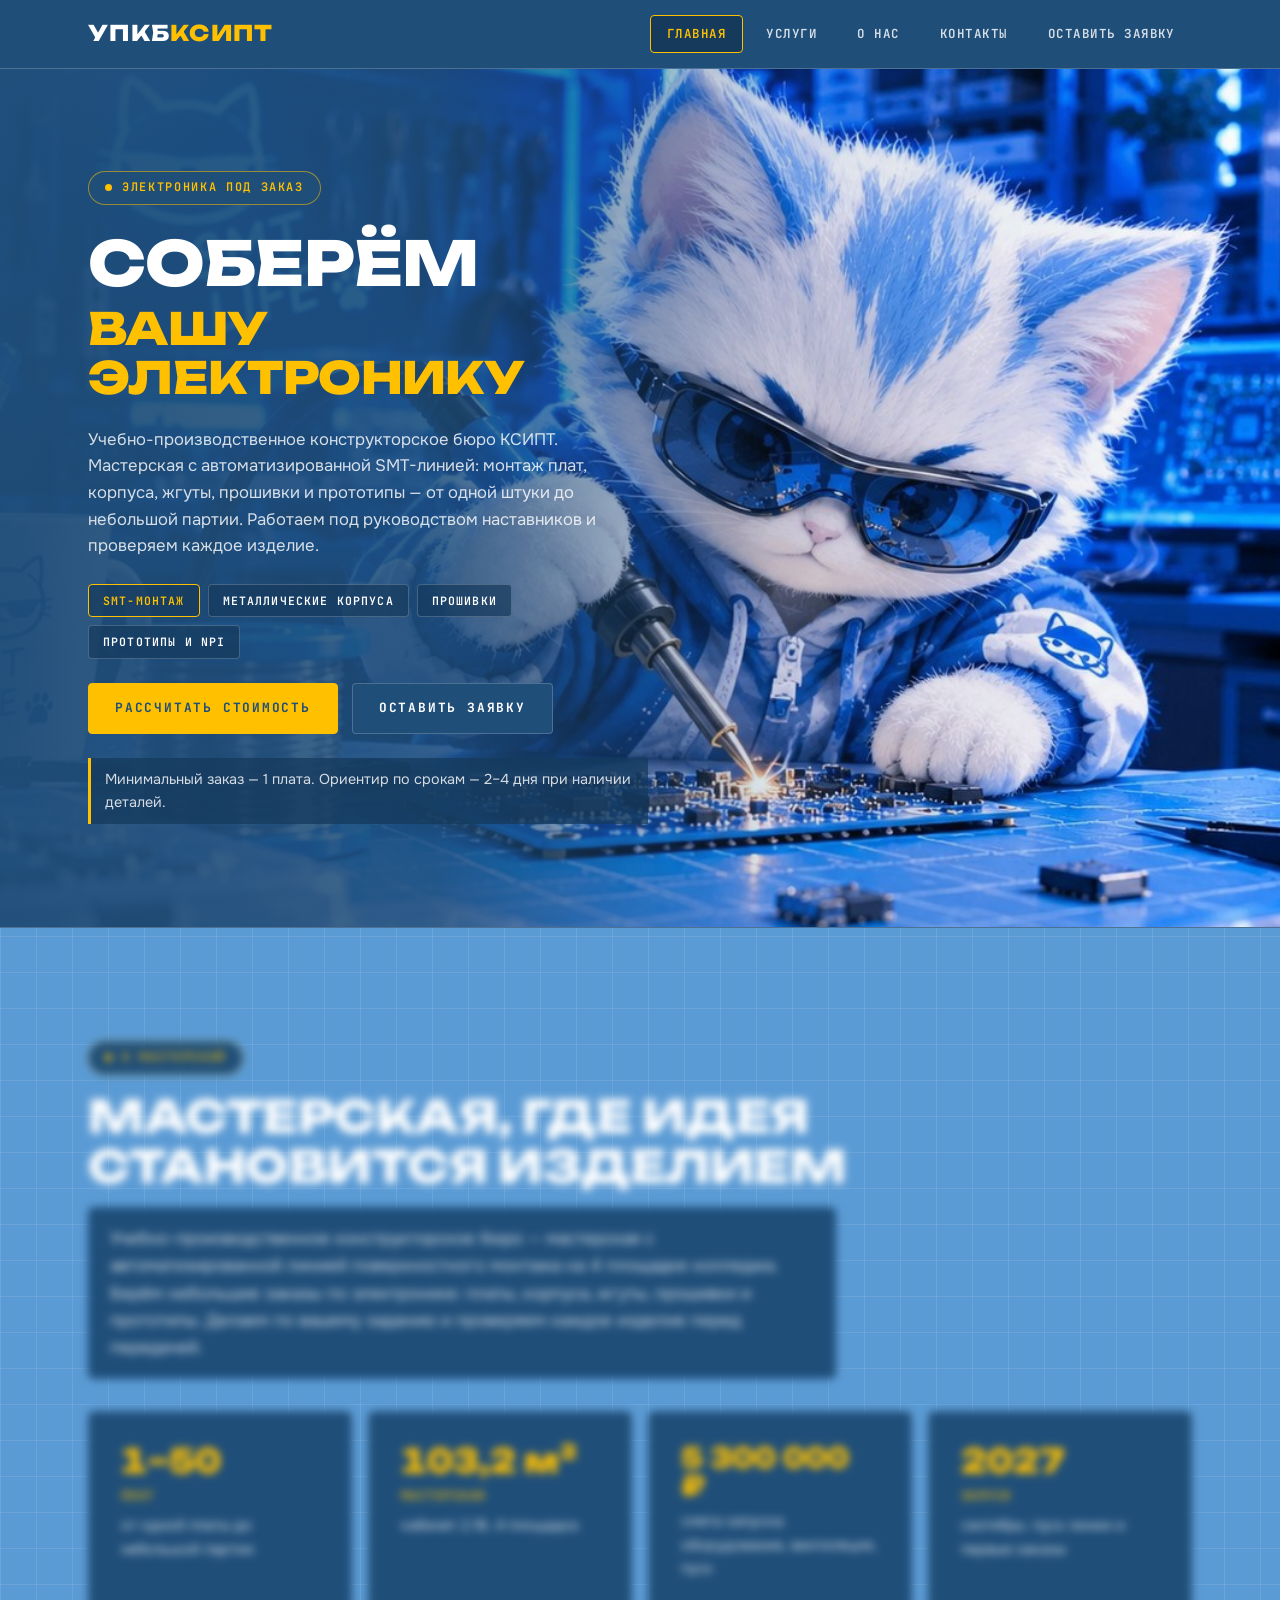
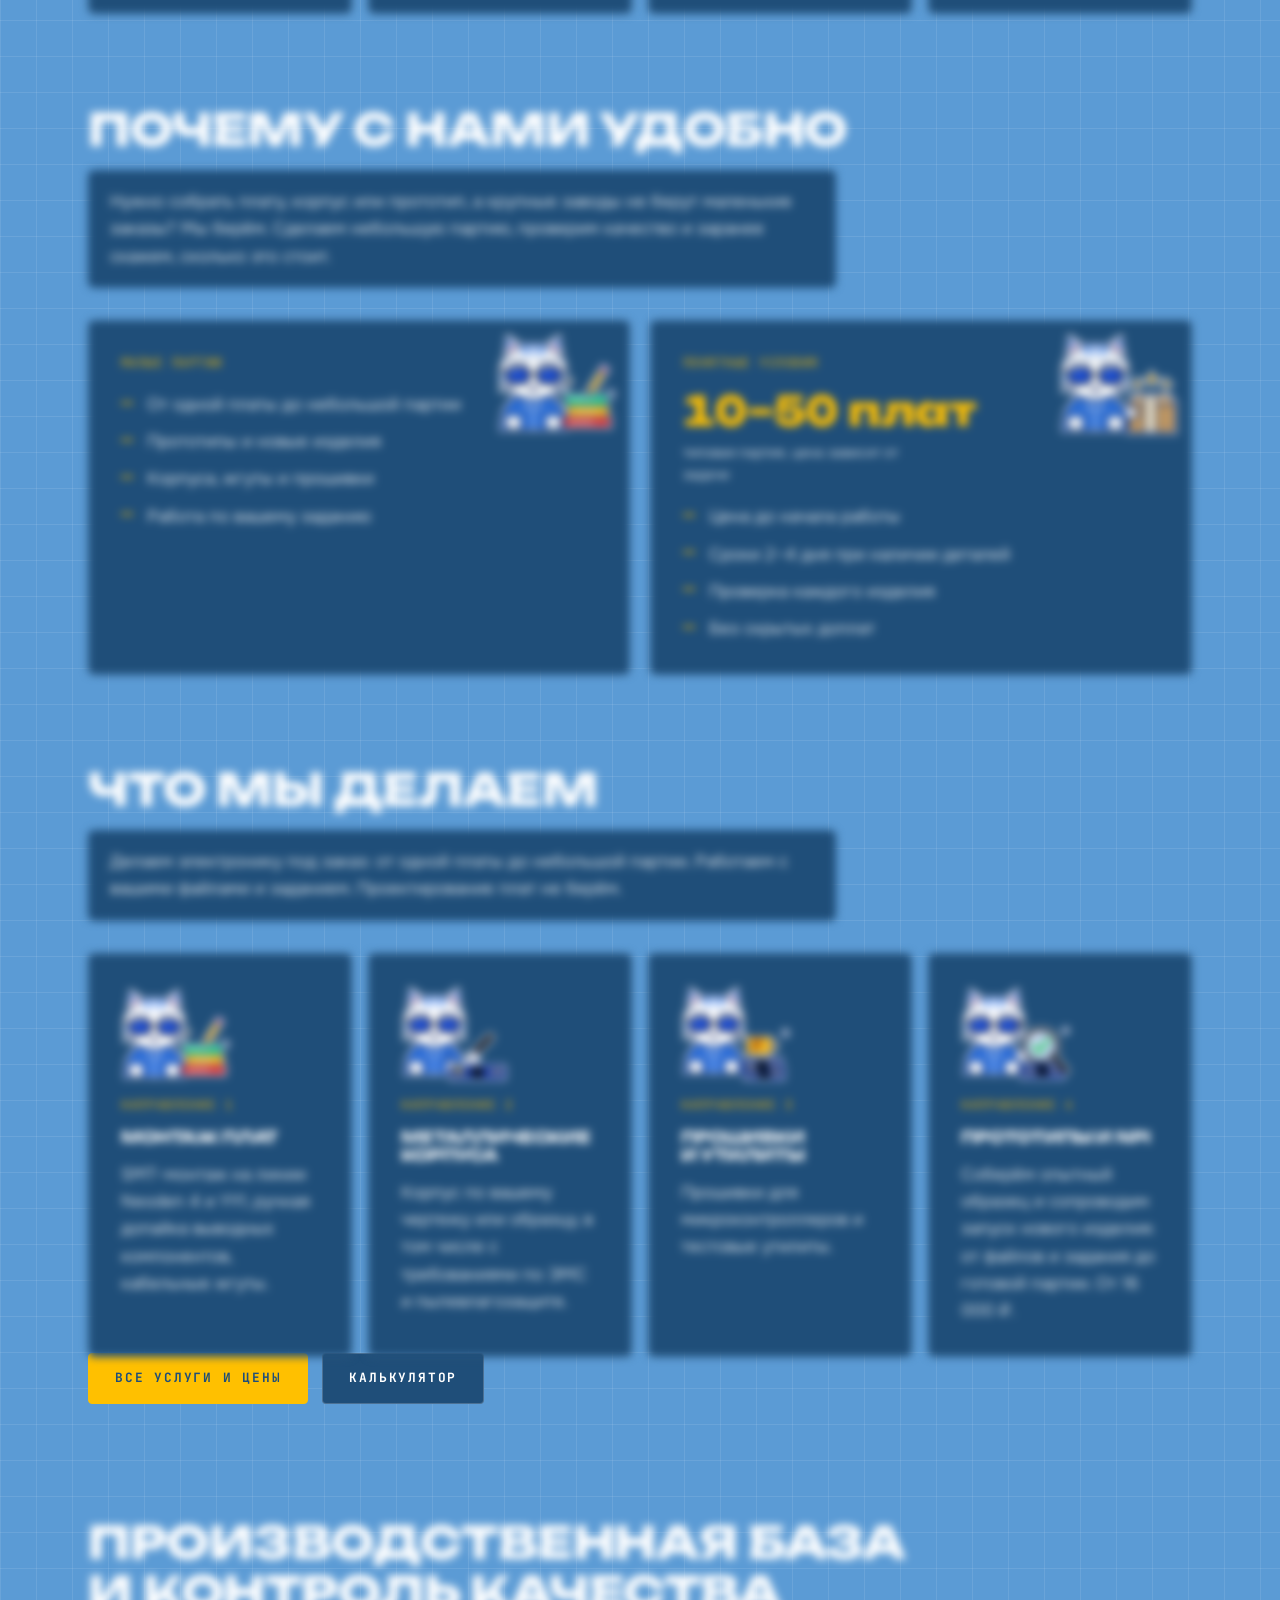
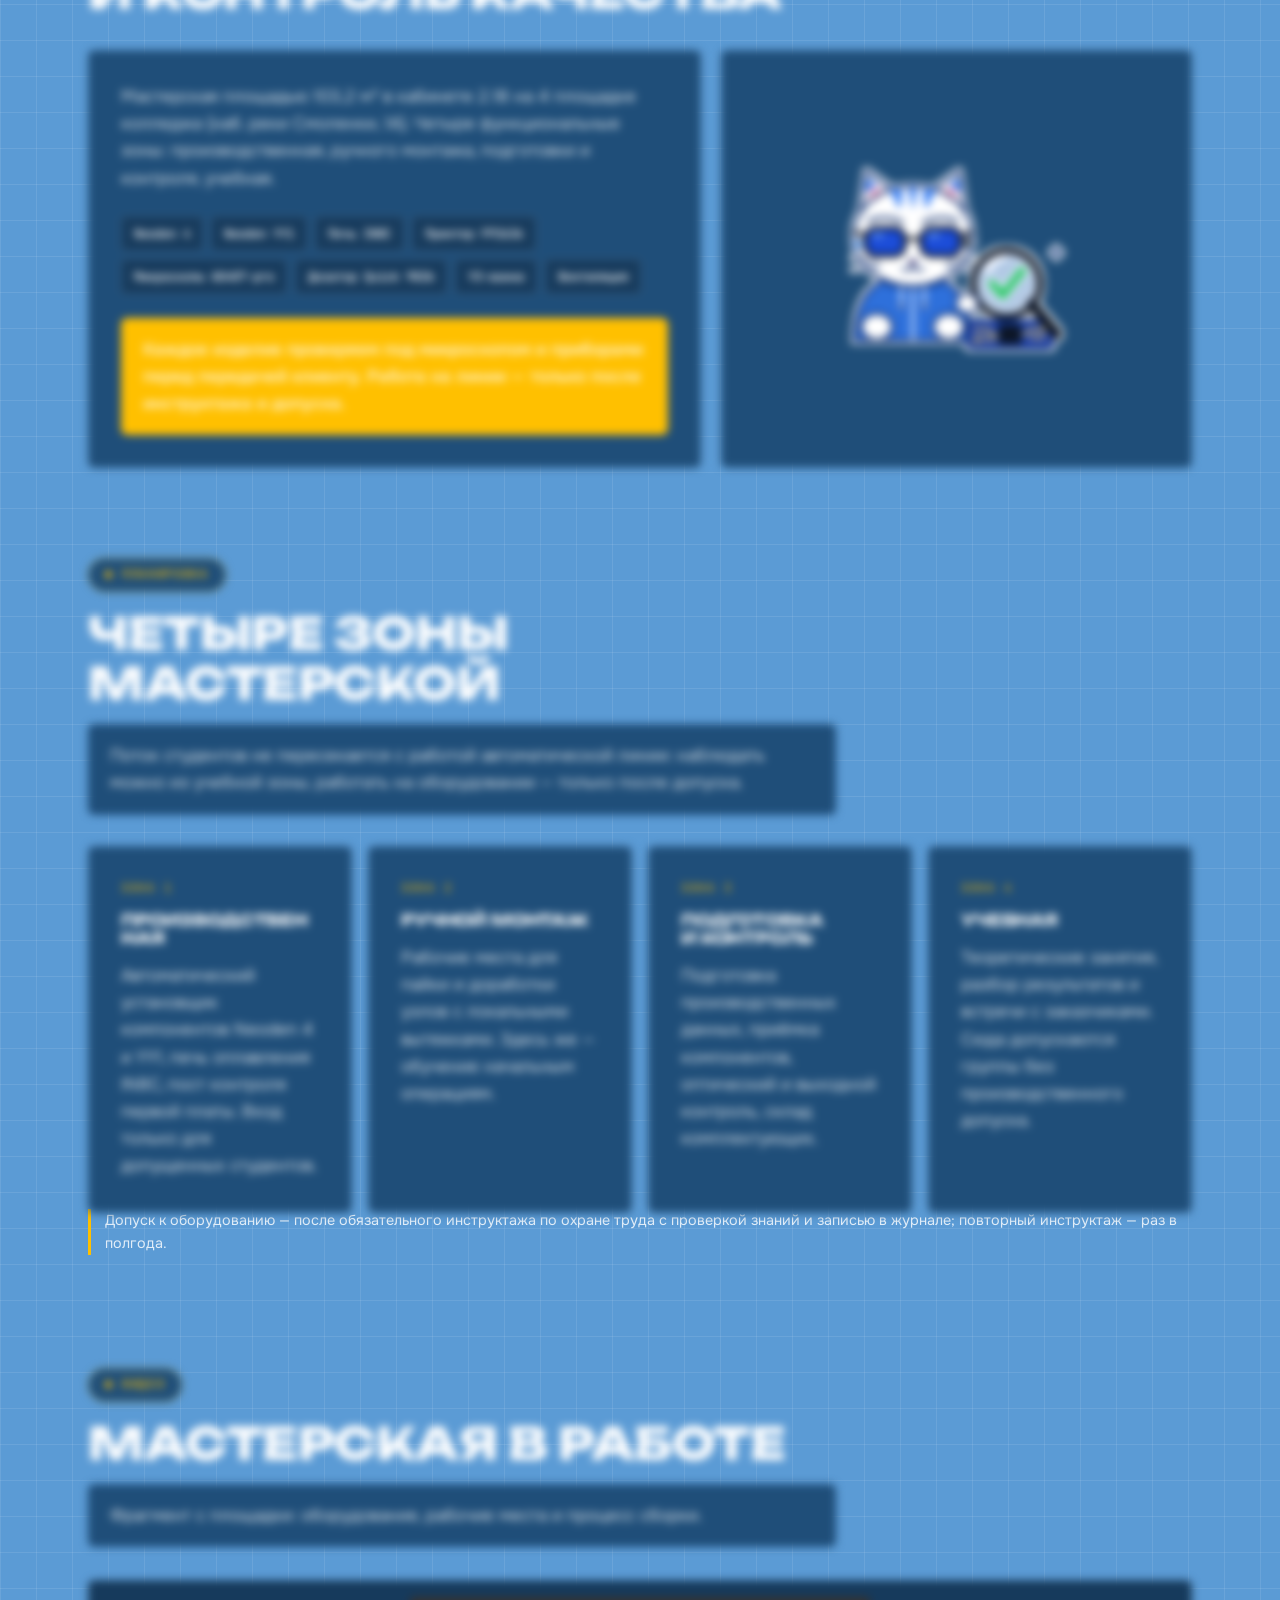
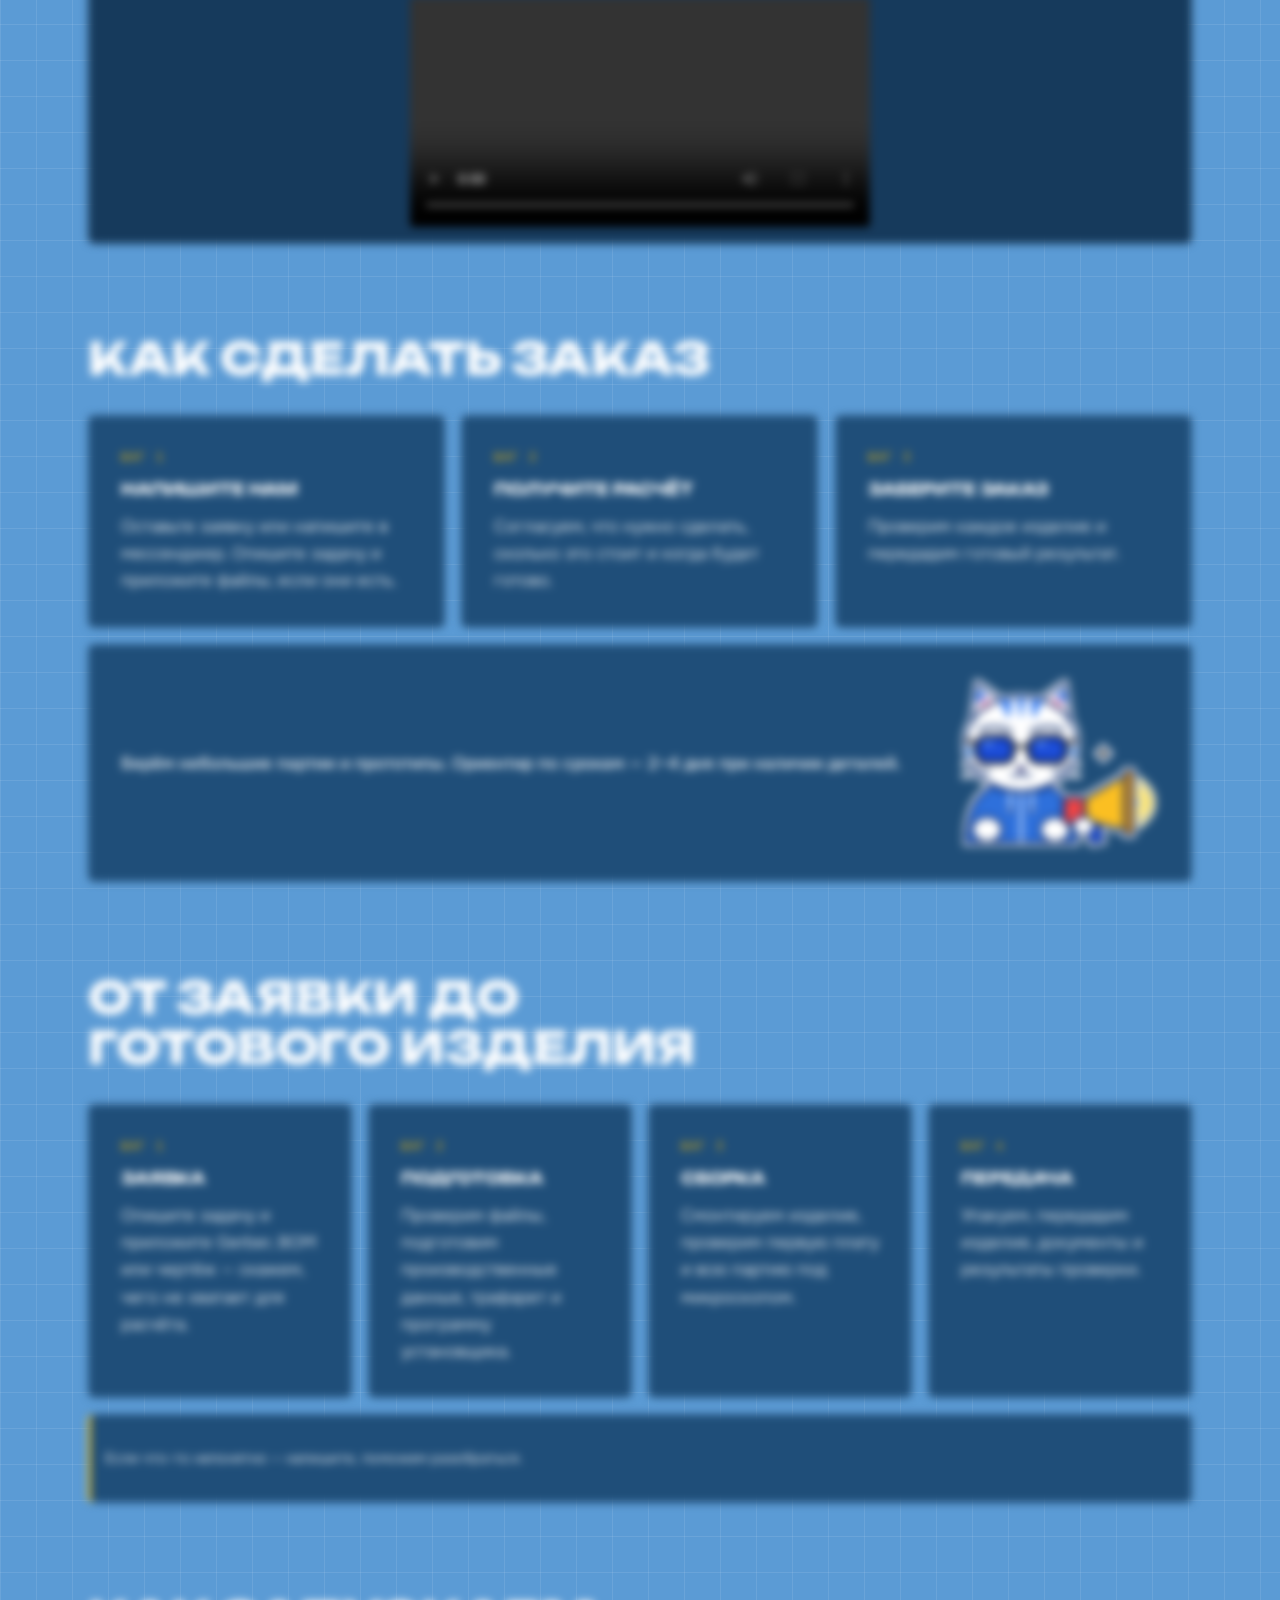
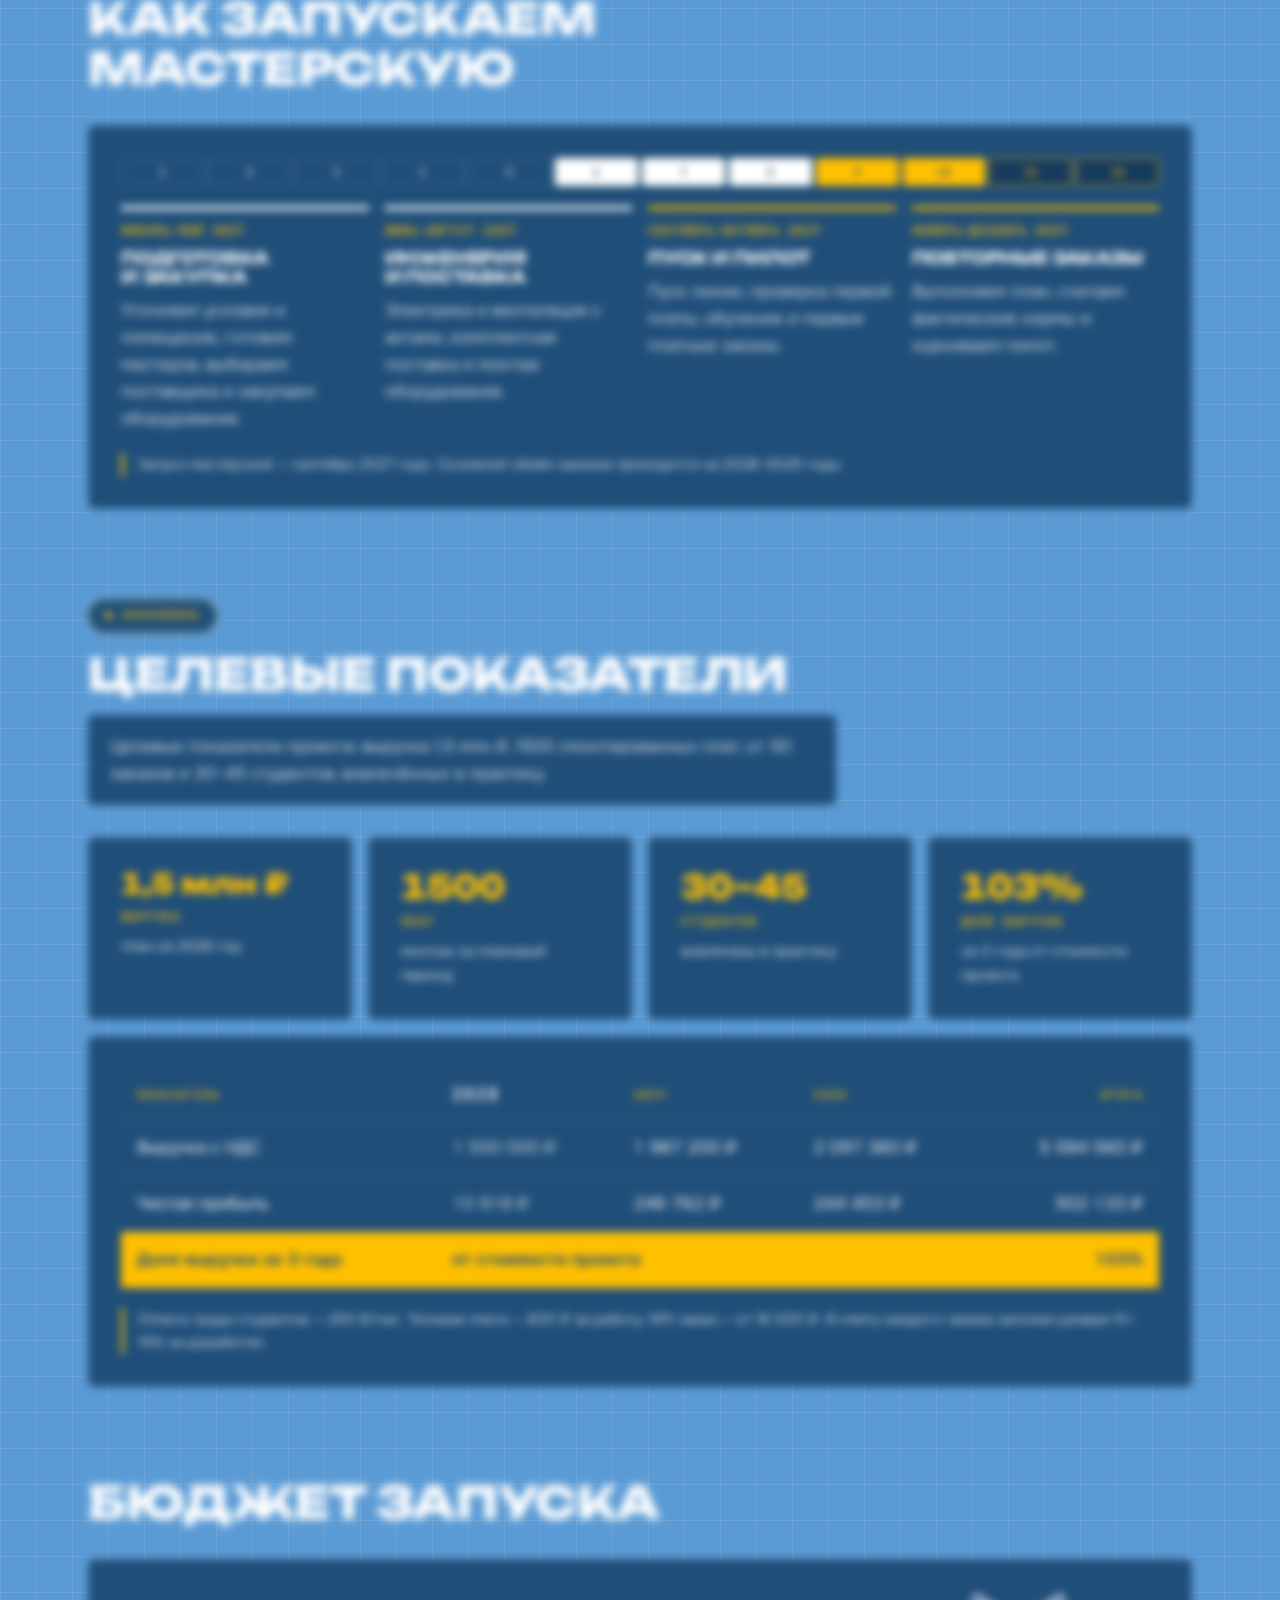
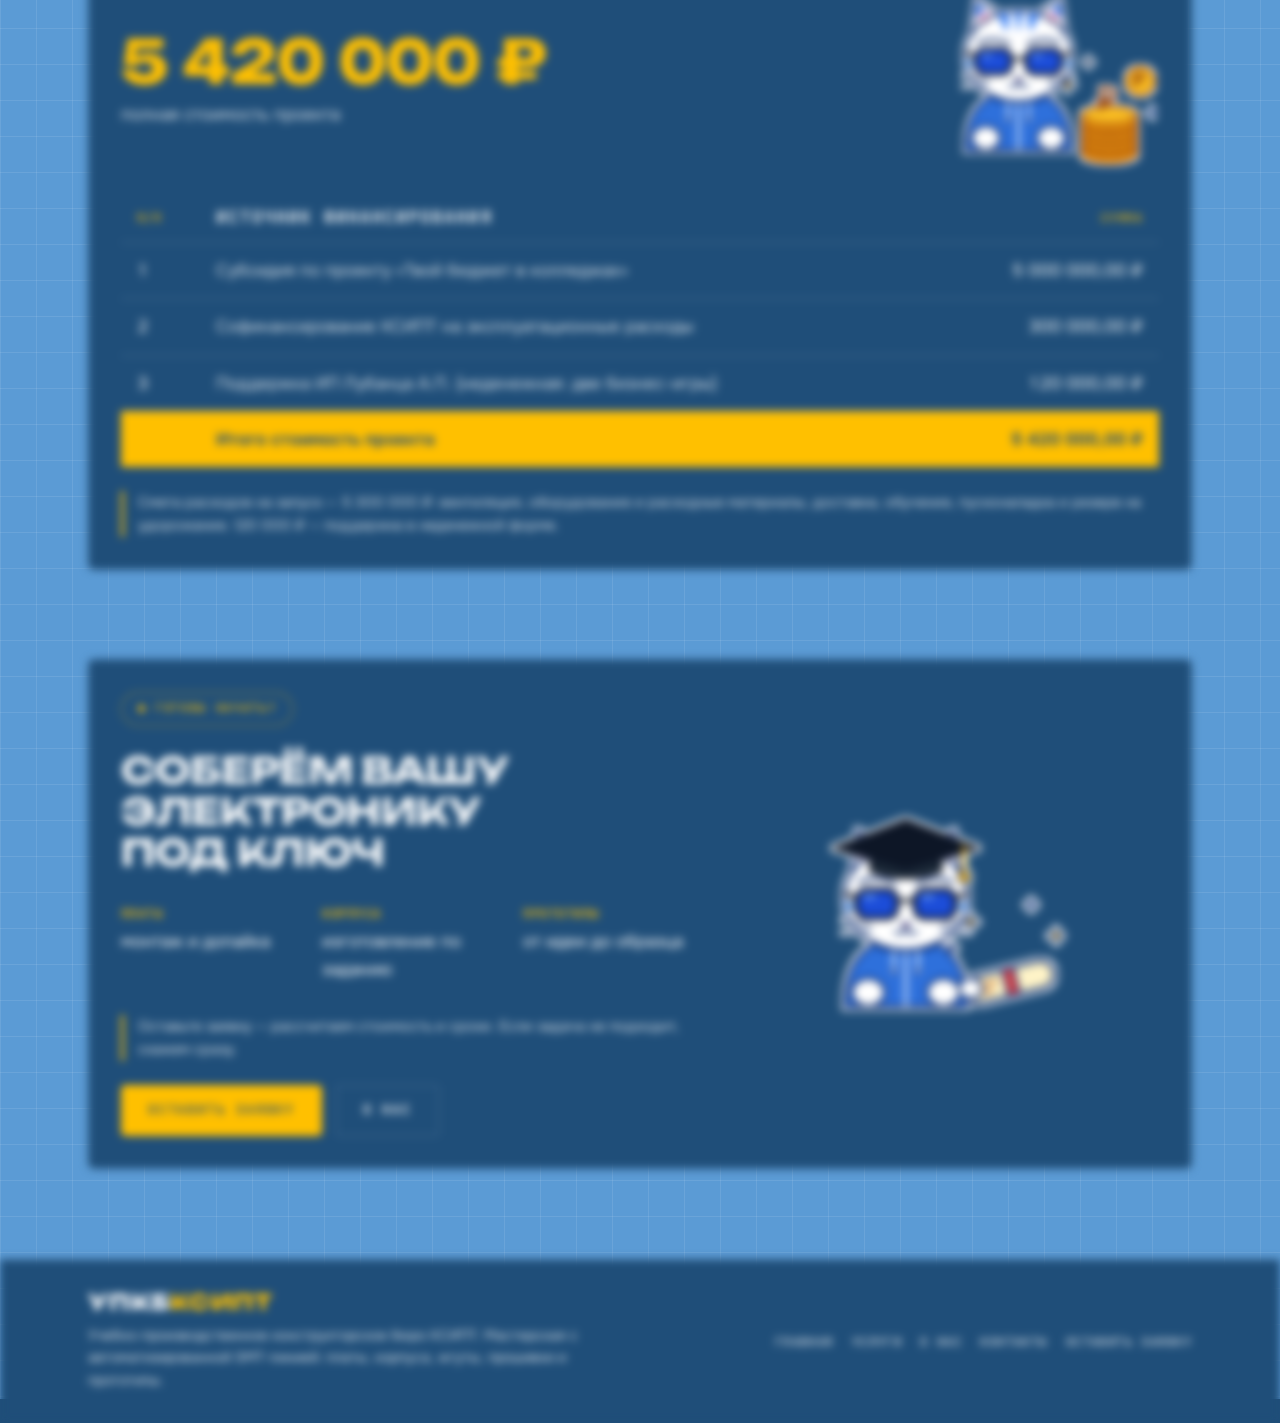
<file: index.html>
<!doctype html>
<html lang="ru"><head><meta charset="utf-8"><meta name="viewport" content="width=device-width,initial-scale=1,viewport-fit=cover">
<title>УПКБ КСИПТ</title>
<meta name="description" content="Электроника под заказ на базе КСИПТ: SMT-монтаж плат, корпуса, жгуты, прошивки, прототипы и NPI. Небольшие партии и проверка качества.">
<meta name="theme-color" content="#1F4E79">
<link rel="preconnect" href="https://fonts.googleapis.com"><link rel="preconnect" href="https://fonts.gstatic.com" crossorigin><link rel="stylesheet" href="https://fonts.googleapis.com/css2?family=JetBrains+Mono:wght@500;600;700&family=Onest:wght@400;500;600&family=Unbounded:wght@700;800&display=swap&subset=cyrillic">
<link rel="stylesheet" href="style.css">
<script>document.documentElement.classList.add('js');</script>
</head><body>

<header class="site-header">
  <div class="wrap">
    <a class="logo" href="index.html" aria-label="УПКБ КСИПТ">УПКБ<span>КСИПТ</span></a>
    <button class="menu-btn" type="button" aria-expanded="false" aria-controls="nav">Меню</button>
    <nav class="nav" id="nav" aria-label="Основное меню">
      <a href="index.html" aria-current="page">Главная</a><a href="services.html">Услуги</a><a href="about.html">О нас</a><a href="contacts.html">Контакты</a><a href="apply.html">Оставить заявку</a>
    </nav>
  </div>
</header>
<main>
<section class="hero">
  <div class="wrap">
    <div class="hero-copy">
      <span class="tag">Электроника под заказ</span>
      <h1>Соберём<em>вашу электронику</em></h1>
      <p class="lead">Учебно-производственное конструкторское бюро КСИПТ. Мастерская с автоматизированной SMT-линией: монтаж плат, корпуса, жгуты, прошивки и прототипы — от одной штуки до небольшой партии. Работаем под руководством наставников и проверяем каждое изделие.</p>
      <div class="chips"><span class="chip">SMT-монтаж</span><span class="chip">Металлические корпуса</span><span class="chip">Прошивки</span><span class="chip">Прототипы и NPI</span></div>
      <div class="btns">
        <a class="btn btn-primary" href="services.html#calculator">Рассчитать стоимость</a>
        <a class="btn btn-ghost" href="apply.html">Оставить заявку</a>
      </div>
      <p class="note">Минимальный заказ — 1 плата. Ориентир по срокам — 2–4 дня при наличии деталей.</p>
    </div>
  </div>
</section>

<section class="section" id="project">
  <div class="wrap">
    <div class="sec-head"><span class="tag">О мастерской</span><h2>Мастерская, где идея становится изделием</h2>
      <p>Учебно-производственное конструкторское бюро — мастерская с автоматизированной линией поверхностного монтажа на 4 площадке колледжа. Берём небольшие заказы по электронике: платы, корпуса, жгуты, прошивки и прототипы. Делаем по вашему заданию и проверяем каждое изделие перед передачей.</p>
    </div>
    <div class="facts">
      <div class="panel fact"><span class="num">1–50</span><span class="unit">плат</span><p>от одной платы до небольшой партии</p></div>
      <div class="panel fact"><span class="num">103,2 м²</span><span class="unit">мастерская</span><p>кабинет 2.18, 4 площадка</p></div>
      <div class="panel fact"><span class="num compact">5&nbsp;300&nbsp;000&nbsp;₽</span><p>смета запуска: оборудование, вентиляция, пуск</p></div>
      <div class="panel fact"><span class="num">2027</span><span class="unit">запуск</span><p>сентябрь: пуск линии и первые заказы</p></div>
    </div>
  </div>
</section>


<section class="section">
  <div class="wrap">
    <div class="sec-head"><h2>Почему с нами удобно</h2><p>Нужно собрать плату, корпус или прототип, а крупные заводы не берут маленькие заказы? Мы берём. Сделаем небольшую партию, проверим качество и заранее скажем, сколько это стоит.</p></div>
    
  <div class="two">
    <div class="panel who"><img src="assets/img/cat-students.png" alt="Котик со стопкой книг и карандашом" loading="lazy" decoding="async">
      <span class="mono">Малые партии</span>
      <ul><li>От одной платы до небольшой партии</li><li>Прототипы и новые изделия</li><li>Корпуса, жгуты и прошивки</li><li>Работа по вашему заданию</li></ul>
    </div>
    <div class="panel who"><img src="assets/img/cat-order.png" alt="Котик с посылкой" loading="lazy" decoding="async">
      <span class="mono">Понятные условия</span>
      <div class="num big">10–50 плат</div><p class="big-note">типовая партия, цена зависит от задачи</p>
      <ul><li>Цена до начала работы</li><li>Сроки 2–4 дня при наличии деталей</li><li>Проверка каждого изделия</li><li>Без скрытых доплат</li></ul>
    </div>
  </div>
  </div>
</section>


<section class="section">
  <div class="wrap">
    <div class="sec-head"><h2>Что мы делаем</h2><p>Делаем электронику под заказ: от одной платы до небольшой партии. Работаем с вашими файлами и заданием. Проектирование плат не берём.</p></div>
    
  <div class="grid4">
    <article class="panel card"><img src="assets/img/cat-students.png" alt="" loading="lazy" decoding="async"><span class="idx">НАПРАВЛЕНИЕ 1</span><h3>Монтаж плат</h3><p>SMT-монтаж на линии Neoden 4 и YY1, ручная допайка выводных компонентов, кабельные жгуты.</p></article>
    <article class="panel card"><img src="assets/img/cat-boards.png" alt="" loading="lazy" decoding="async"><span class="idx">НАПРАВЛЕНИЕ 2</span><h3>Металлические корпуса</h3><p>Корпус по вашему чертежу или образцу, в том числе с требованиями по ЭМС и пылевлагозащите.</p></article>
    <article class="panel card"><img src="assets/img/cat-price.png" alt="" loading="lazy" decoding="async"><span class="idx">НАПРАВЛЕНИЕ 3</span><h3>Прошивки и утилиты</h3><p>Прошивки для микроконтроллеров и тестовые утилиты.</p></article>
    <article class="panel card"><img src="assets/img/cat-quality.png" alt="" loading="lazy" decoding="async"><span class="idx">НАПРАВЛЕНИЕ 4</span><h3>Прототипы и NPI</h3><p>Соберём опытный образец и сопроводим запуск нового изделия: от файлов и задания до готовой партии. От 16 000 ₽.</p></article>
  </div>
  <div class="btns" style="margin-top:20px"><a class="btn btn-primary" href="services.html">Все услуги и цены</a><a class="btn btn-ghost" href="services.html#calculator">Калькулятор</a></div>
  </div>
</section>


<section class="section">
  <div class="wrap">
    <div class="sec-head"><h2>Производственная база и контроль качества</h2></div>
    
  <div class="split">
    <div class="panel stack">
      <p>Мастерская площадью 103,2 м² в кабинете 2.18 на 4 площадке колледжа (наб. реки Смоленки, 1А). Четыре функциональные зоны: производственная, ручного монтажа, подготовки и контроля, учебная.</p>
      <div class="eq"><span>Neoden 4</span><span>Neoden YY1</span><span>Печь IN8C</span><span>Принтер FP2636</span><span>Микроскопы AD407-pro</span><span>Дозатор Quick 982b</span><span>УЗ-ванна</span><span>Вентиляция</span></div>
      <p class="check">Каждое изделие проверяем под микроскопом и приборами перед передачей клиенту. Работа на линии — только после инструктажа и допуска.</p>
    </div>
    <div class="panel base-media">
      <img src="assets/img/cat-quality.png" alt="Котик с лупой проверяет качество" loading="lazy" decoding="async">
    </div>
  </div>
  </div>
</section>


<section class="section">
  <div class="wrap">
    <div class="sec-head"><span class="tag">Планировка</span><h2>Четыре зоны мастерской</h2><p>Поток студентов не пересекается с работой автоматической линии: наблюдать можно из учебной зоны, работать на оборудовании — только после допуска.</p></div>
    <div class="grid4">
      <article class="panel card"><span class="idx">ЗОНА 1</span><h3>Производственная</h3><p>Автоматический установщик компонентов Neoden 4 и YY1, печь оплавления IN8C, пост контроля первой платы. Вход только для допущенных студентов.</p></article>
      <article class="panel card"><span class="idx">ЗОНА 2</span><h3>Ручной монтаж</h3><p>Рабочие места для пайки и доработки узлов с локальными вытяжками. Здесь же — обучение начальным операциям.</p></article>
      <article class="panel card"><span class="idx">ЗОНА 3</span><h3>Подготовка и контроль</h3><p>Подготовка производственных данных, приёмка компонентов, оптический и выходной контроль, склад комплектующих.</p></article>
      <article class="panel card"><span class="idx">ЗОНА 4</span><h3>Учебная</h3><p>Теоретические занятия, разбор результатов и встречи с заказчиками. Сюда допускаются группы без производственного допуска.</p></article>
    </div>
    <p class="note" style="margin-top:20px">Допуск к оборудованию — после обязательного инструктажа по охране труда с проверкой знаний и записью в журнале; повторный инструктаж — раз в полгода.</p>
  </div>
</section>

<section class="section">
  <div class="wrap">
    <div class="sec-head"><span class="tag">Видео</span><h2>Мастерская в работе</h2><p>Фрагмент с площадки: оборудование, рабочие места и процесс сборки.</p></div>
    <div class="panel video-panel">
      <video class="site-video" controls playsinline preload="metadata">
        <source src="assets/video/workshop-2026-11-27.mp4" type="video/mp4">
        Ваш браузер не поддерживает видео. <a href="assets/video/workshop-2026-11-27.mp4">Скачать файл</a>.
      </video>
    </div>
  </div>
</section>

<section class="section">
  <div class="wrap">
    <div class="sec-head"><h2>Как сделать заказ</h2></div>
    
  <div class="grid4 grid3">
    <article class="panel card"><span class="idx">ШАГ 1</span><h3>Напишите нам</h3><p>Оставьте заявку или напишите в мессенджер. Опишите задачу и приложите файлы, если они есть.</p></article>
    <article class="panel card"><span class="idx">ШАГ 2</span><h3>Получите расчёт</h3><p>Согласуем, что нужно сделать, сколько это стоит и когда будет готово.</p></article>
    <article class="panel card"><span class="idx">ШАГ 3</span><h3>Заберите заказ</h3><p>Проверим каждое изделие и передадим готовый результат.</p></article>
  </div>
  <div class="row-media panel" style="margin-top:16px"><p class="gold" style="font-weight:600">Берём небольшие партии и прототипы. Ориентир по срокам — 2–4 дня при наличии деталей.</p><img src="assets/img/cat-channels.png" alt="Котик с рупором" loading="lazy" decoding="async"></div>
  </div>
</section>



<section class="section">
  <div class="wrap">
    <div class="sec-head"><h2>От заявки до готового изделия</h2></div>
    
  <div class="grid4">
    <article class="panel card"><span class="idx">ШАГ 1</span><h3>Заявка</h3><p>Опишите задачу и приложите Gerber, BOM или чертёж — скажем, чего не хватает для расчёта.</p></article>
    <article class="panel card"><span class="idx">ШАГ 2</span><h3>Подготовка</h3><p>Проверим файлы, подготовим производственные данные, трафарет и программу установщика.</p></article>
    <article class="panel card"><span class="idx">ШАГ 3</span><h3>Сборка</h3><p>Смонтируем изделие, проверим первую плату и всю партию под микроскопом.</p></article>
    <article class="panel card"><span class="idx">ШАГ 4</span><h3>Передача</h3><p>Упакуем, передадим изделие, документы и результаты проверки.</p></article>
  </div>
  <p class="note panel" style="margin-top:16px">Если что-то непонятно — напишите, поможем разобраться.</p>
  </div>
</section>


<section class="section">
  <div class="wrap">
    <div class="sec-head"><h2>Как запускаем мастерскую</h2></div>
    
  <div class="panel">
    <div class="months" aria-label="12 месяцев 2027 года"><span class="p1" title="Подготовка">1</span><span class="p1" title="Подготовка">2</span><span class="p1" title="Подготовка">3</span><span class="p1" title="Закупка">4</span><span class="p1" title="Закупка">5</span><span class="p2" title="Поставка">6</span><span class="p2" title="Поставка">7</span><span class="p2" title="Поставка">8</span><span class="p3" title="Пуск">9</span><span class="p3" title="Пилот">10</span><span class="p4" title="Повторные заказы">11</span><span class="p4" title="Повторные заказы">12</span></div>
    <div class="phases">
      <div class="phase p1"><div class="m" style="padding-top:12px">Январь–май 2027</div><h3>Подготовка и закупка</h3><p>Уточняем условия и помещение, готовим мастеров, выбираем поставщика и закупаем оборудование.</p></div>
      <div class="phase p2"><div class="m" style="padding-top:12px">Июнь–август 2027</div><h3>Инженерия и поставка</h3><p>Электрика и вентиляция с актами, комплектная поставка и монтаж оборудования.</p></div>
      <div class="phase p3"><div class="m" style="padding-top:12px">Сентябрь–октябрь 2027</div><h3>Пуск и пилот</h3><p>Пуск линии, проверка первой платы, обучение и первые платные заказы.</p></div>
      <div class="phase p4"><div class="m" style="padding-top:12px">Ноябрь–декабрь 2027</div><h3>Повторные заказы</h3><p>Выполняем план, считаем фактические нормы и оцениваем пилот.</p></div>
    </div>
    <p class="note" style="margin-top:20px">Запуск мастерской — сентябрь 2027 года. Основной объём заказов приходится на 2028–2029 годы.</p>
  </div>
  </div>
</section>


<section class="section">
  <div class="wrap">
    <div class="sec-head"><span class="tag">Экономика</span><h2>Целевые показатели</h2><p>Целевые показатели проекта: выручка 1,5 млн ₽, 1500 смонтированных плат, от 50 заказов и 30–45 студентов, вовлечённых в практику.</p></div>
    <div class="facts">
      <div class="panel fact"><span class="num compact">1,5&nbsp;млн&nbsp;₽</span><span class="unit">выручка</span><p>план на 2028 год</p></div>
      <div class="panel fact"><span class="num">1500</span><span class="unit">плат</span><p>монтаж за плановый период</p></div>
      <div class="panel fact"><span class="num">30–45</span><span class="unit">студентов</span><p>вовлечены в практику</p></div>
      <div class="panel fact"><span class="num">103%</span><span class="unit">доля выручки</span><p>за 3 года от стоимости проекта</p></div>
    </div>
    <div class="panel" style="margin-top:16px">
      <div class="table-wrap"><table class="table-budget">
        <thead><tr><th>Показатель</th><th>2028</th><th>2029</th><th>2030</th><th>Итого</th></tr></thead>
        <tbody>
          <tr><td>Выручка с НДС</td><td>1 500 000 ₽</td><td>1 987 200 ₽</td><td>2 097 360 ₽</td><td>5 584 560 ₽</td></tr>
          <tr><td>Чистая прибыль</td><td>10 918 ₽</td><td>246 762 ₽</td><td>244 453 ₽</td><td>502 133 ₽</td></tr>
          <tr class="sum"><td>Доля выручки за 3 года</td><td colspan="3">от стоимости проекта</td><td>103%</td></tr>
        </tbody>
      </table></div>
      <p class="note" style="margin-top:20px">Оплата труда студентов — 250 ₽/час. Типовая плата — 600 ₽ за работу, NPI-заказ — от 16 000 ₽. В смету каждого заказа заложен резерв 10–15% на доработки.</p>
    </div>
  </div>
</section>

<section class="section">
  <div class="wrap">
    <div class="sec-head"><h2>Бюджет запуска</h2></div>
    
  <div class="panel stack">
    <div class="row-media">
      <div class="stack" style="gap:8px"><div class="num total">5 420 000 ₽</div><p>полная стоимость проекта</p></div>
      <img src="assets/img/cat-budget.png" alt="Котик со стопкой монет" loading="lazy" decoding="async">
    </div>
    <div class="table-wrap"><table class="table-budget">
      <thead><tr><th>П/П</th><th>Источник финансирования</th><th>Сумма</th></tr></thead>
      <tbody>
        <tr><td>1</td><td>Субсидия по проекту «Твой бюджет в колледжах»</td><td>5 000 000,00 ₽</td></tr>
        <tr><td>2</td><td>Софинансирование КСИПТ на эксплуатационные расходы</td><td>300 000,00 ₽</td></tr>
        <tr><td>3</td><td>Поддержка ИП Лубанца А.П. (неденежная: две бизнес-игры)</td><td>120 000,00 ₽</td></tr>
        <tr class="sum"><td></td><td>Итого стоимость проекта</td><td>5 420 000,00 ₽</td></tr>
      </tbody>
    </table></div>
    <p class="note">Смета расходов на запуск — 5 300 000 ₽: вентиляция, оборудование и расходные материалы, доставка, обучение, пусконаладка и резерв на удорожание. 120 000 ₽ — поддержка в неденежной форме.</p>
  </div>
  </div>
</section>


<section class="section">
  <div class="wrap">
    <div class="panel closing">
      <div class="stack">
        <span class="tag">Готовы начать?</span>
        <h2>Соберём вашу электронику под ключ</h2>
        <div class="trio"><div><b>Платы</b>монтаж и допайка</div><div><b>Корпуса</b>изготовление по заданию</div><div><b>Прототипы</b>от идеи до образца</div></div>
        <p class="note">Оставьте заявку — рассчитаем стоимость и сроки. Если задача не подходит, скажем сразу.</p>
        <div class="btns"><a class="btn btn-primary" href="apply.html">Оставить заявку</a><a class="btn btn-ghost" href="about.html">О нас</a></div>
      </div>
      <img src="assets/img/cat-diploma.png" alt="Котик в выпускной шапочке с дипломом" loading="lazy" decoding="async">
    </div>
  </div>
</section>
</main>
<footer class="site-footer">
  <div class="wrap">
    <div class="stack" style="gap:10px">
      <a class="logo" href="index.html">УПКБ<span>КСИПТ</span></a>
      <p>Учебно-производственное конструкторское бюро КСИПТ. Мастерская с автоматизированной SMT-линией: платы, корпуса, жгуты, прошивки и прототипы.</p>
    </div>
    <nav aria-label="Меню в подвале"><a href="index.html">Главная</a><a href="services.html">Услуги</a><a href="about.html">О нас</a><a href="contacts.html">Контакты</a><a href="apply.html">Оставить заявку</a></nav>
  </div>
</footer>
<script src="main.js" defer></script>
</body></html>
</file>
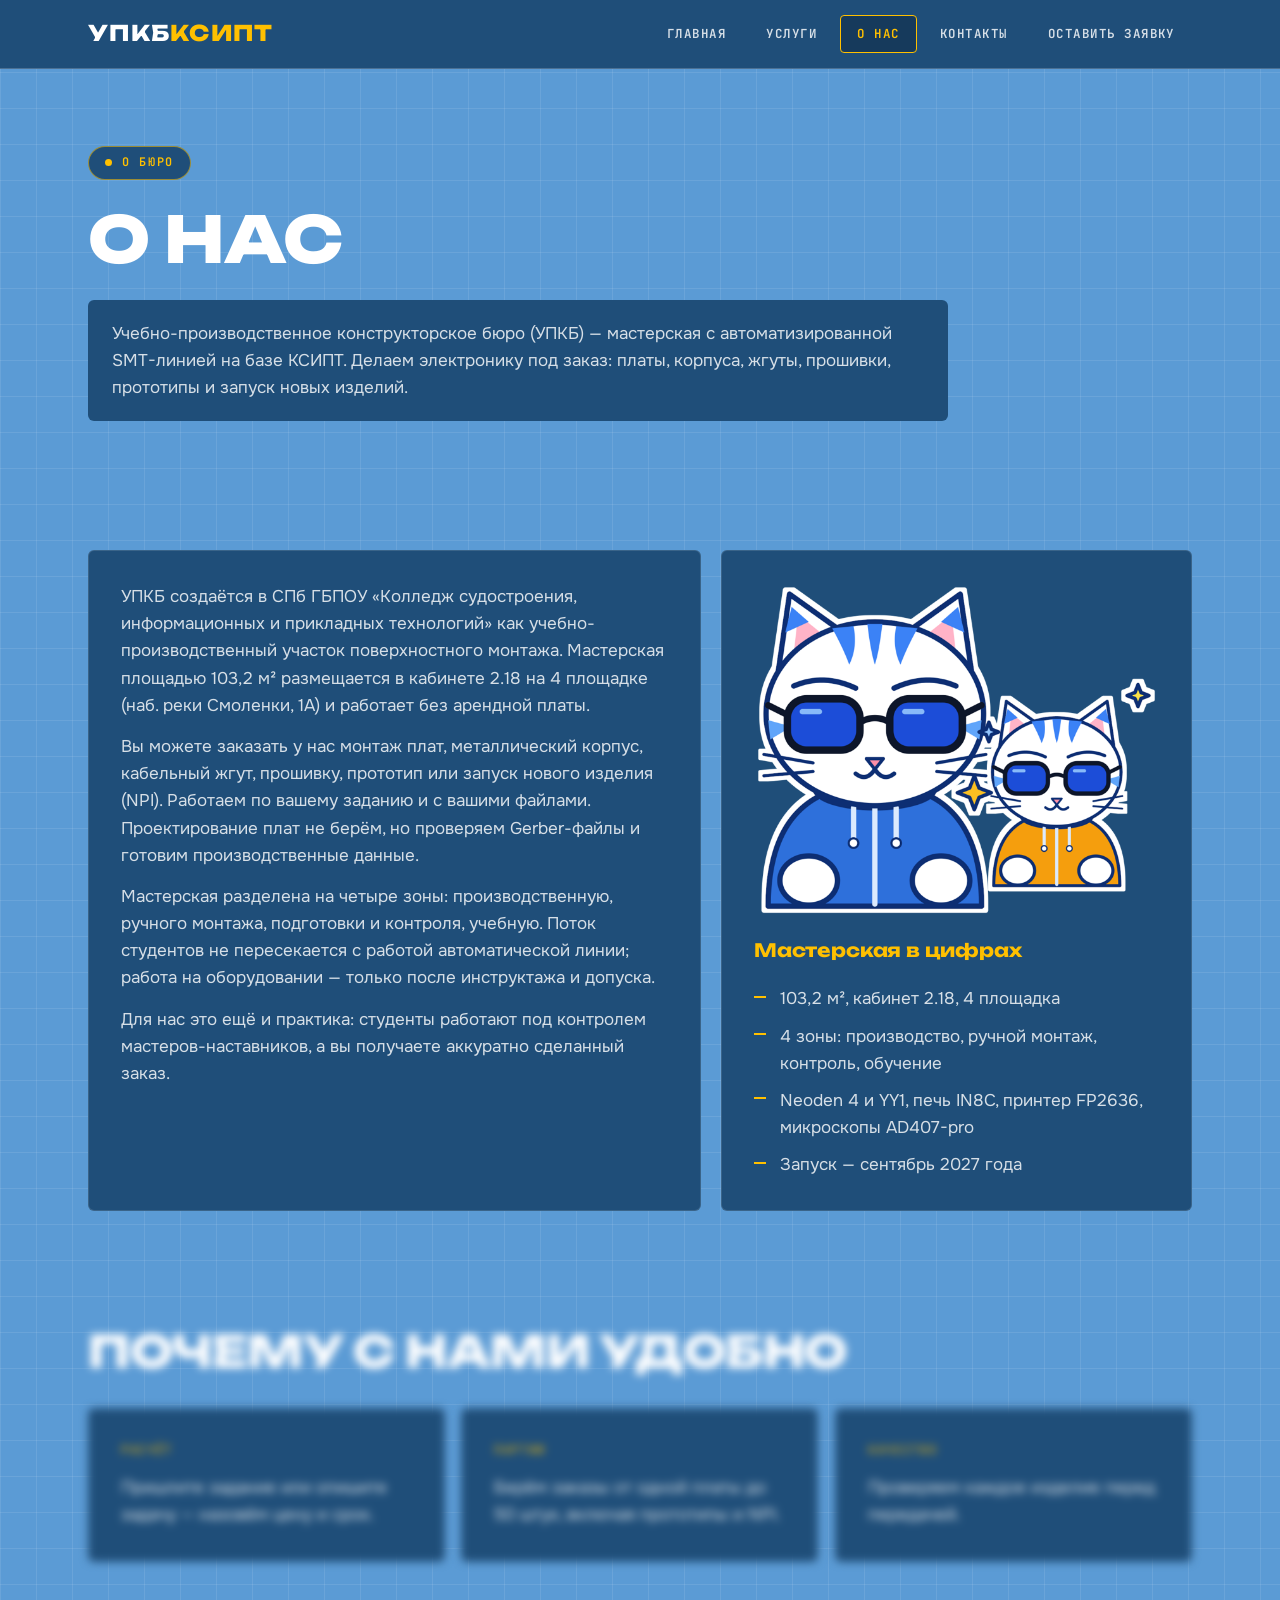
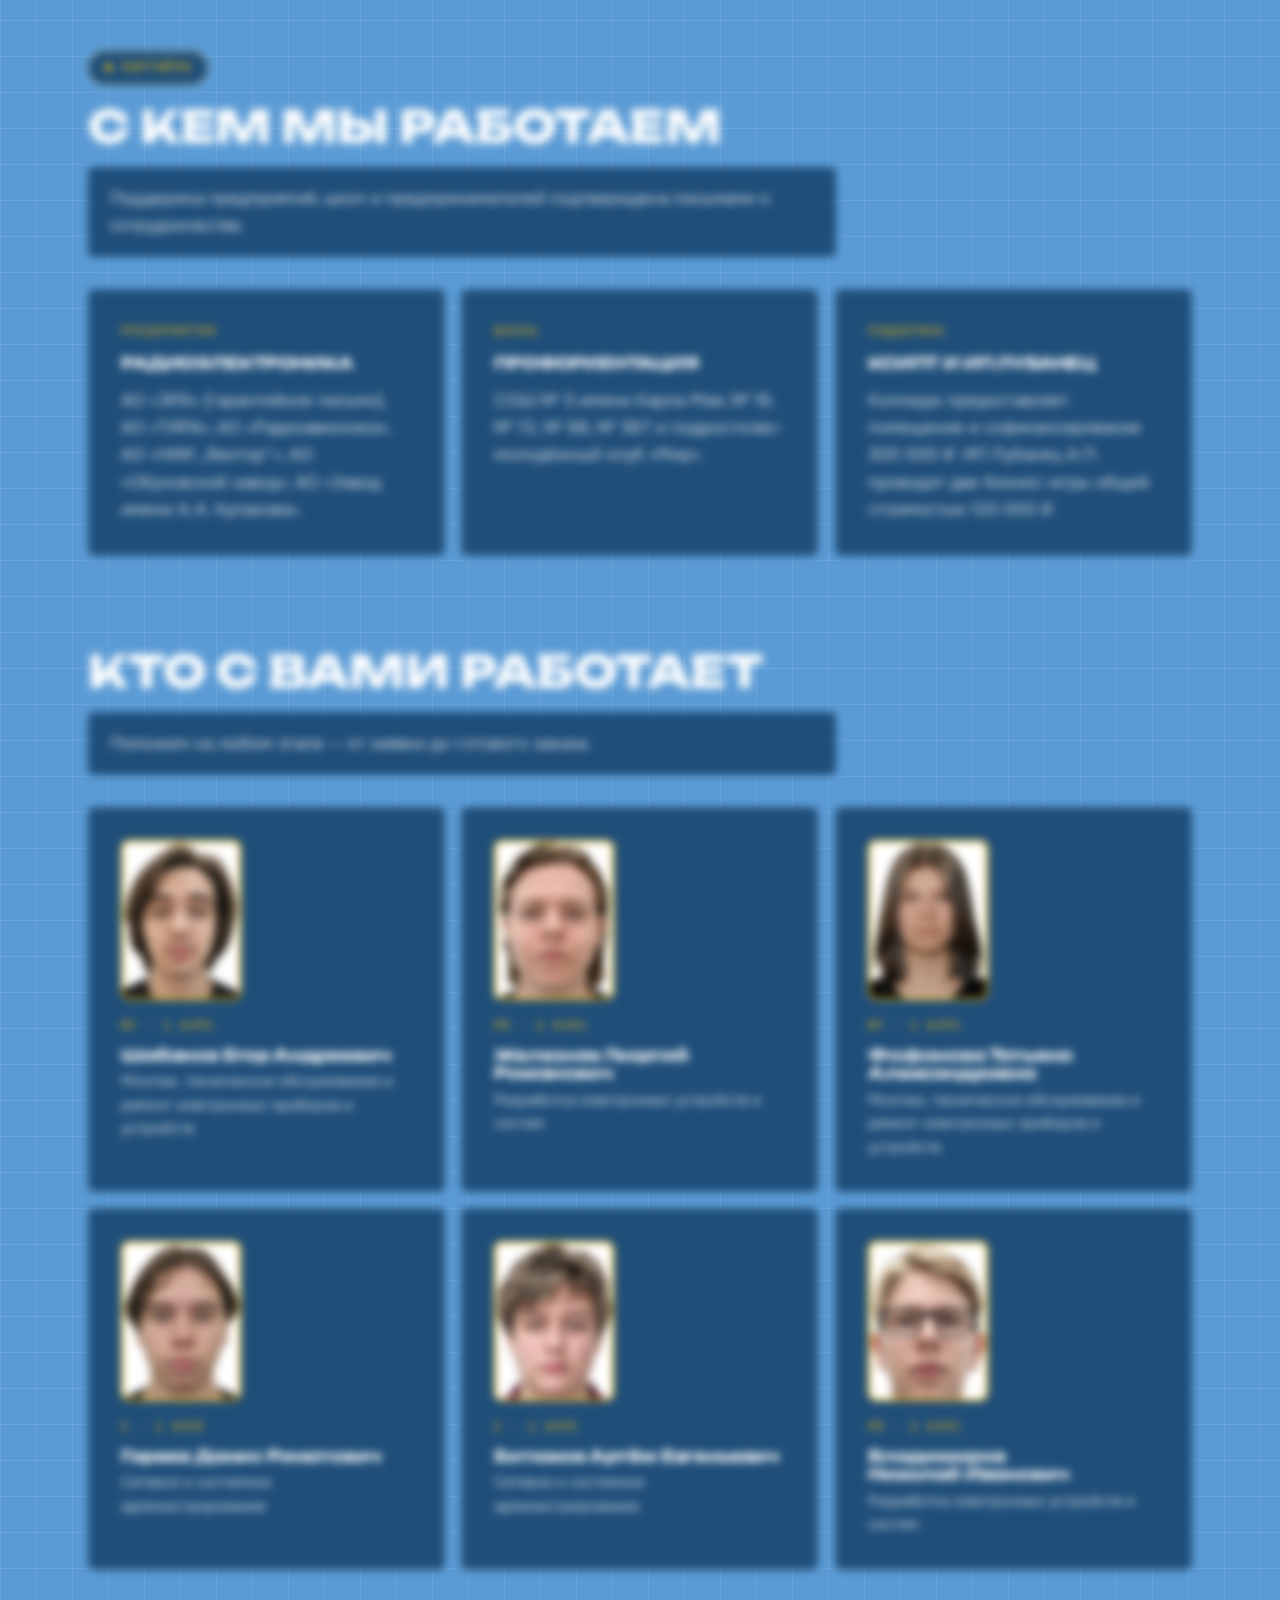
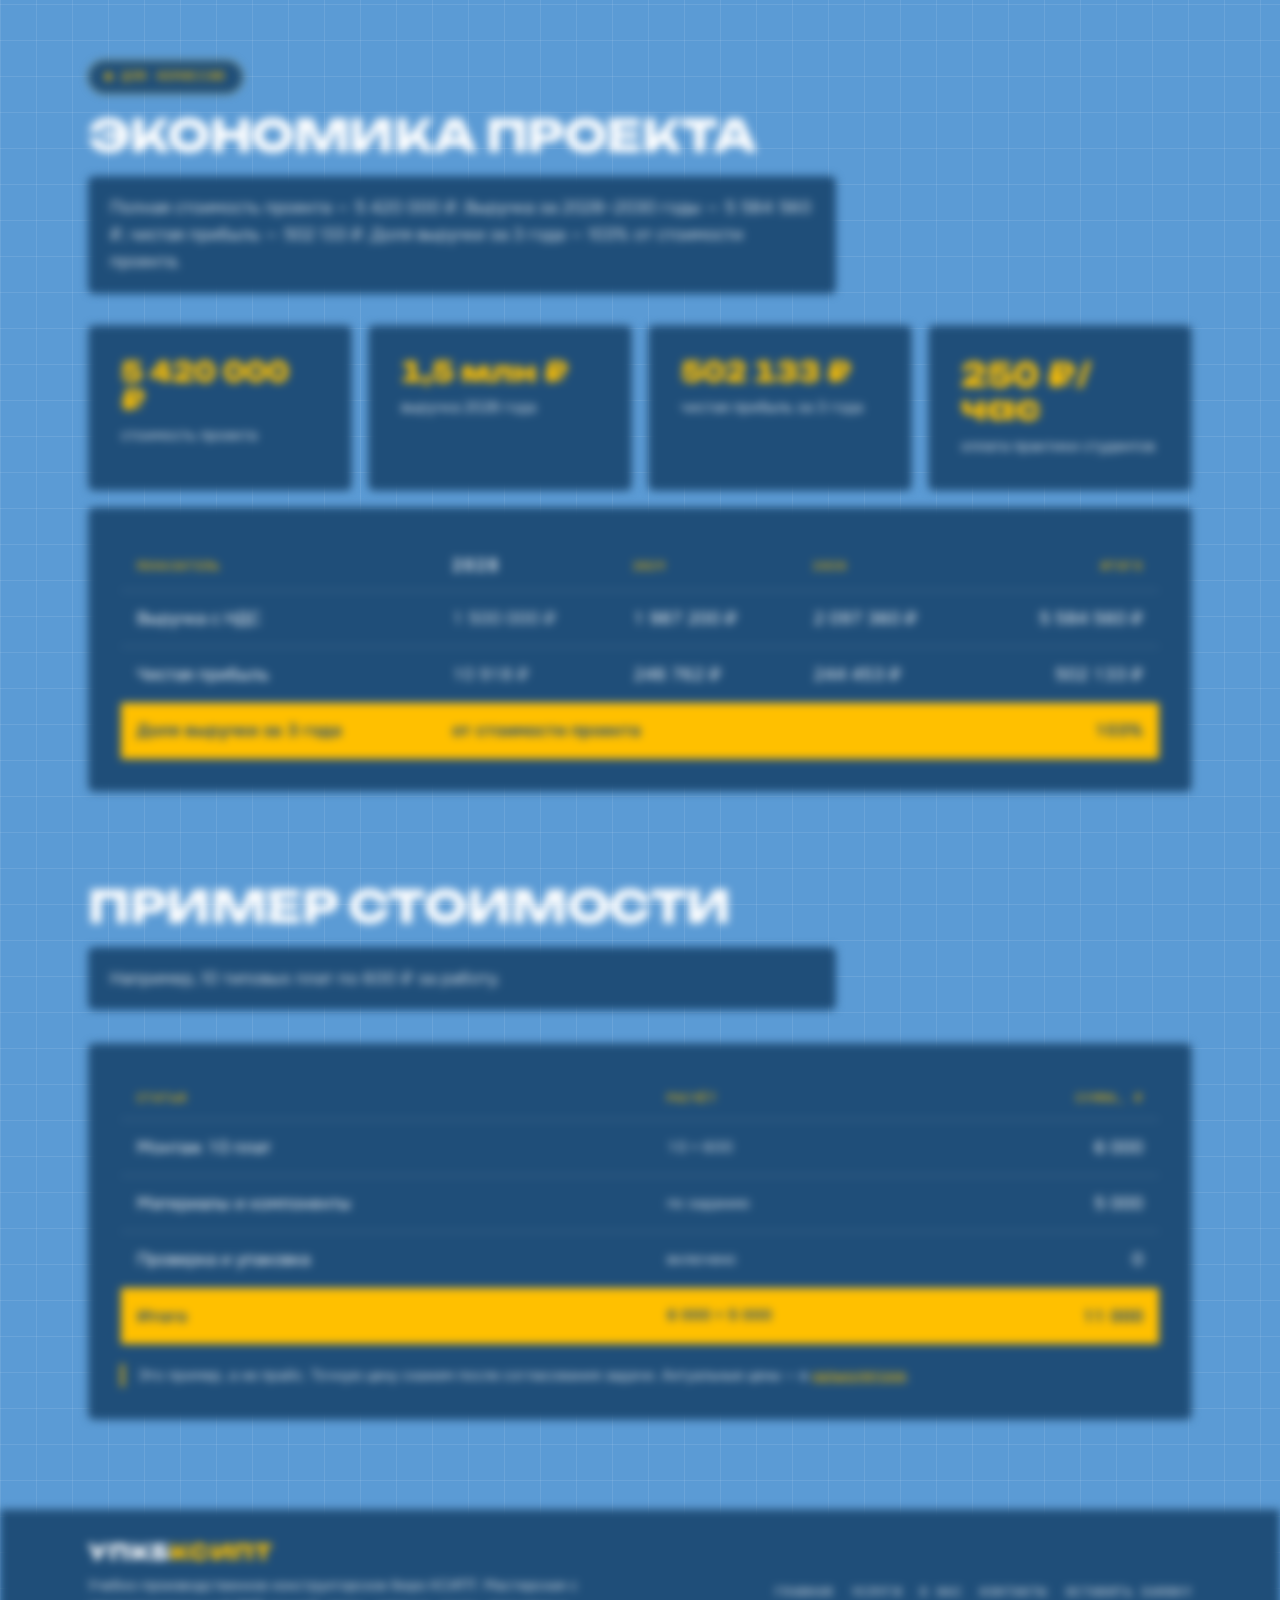
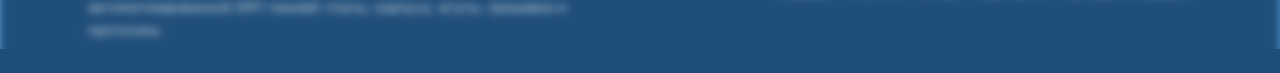
<file: about.html>
<!doctype html>
<html lang="ru"><head><meta charset="utf-8"><meta name="viewport" content="width=device-width,initial-scale=1,viewport-fit=cover">
<title>О нас — УПКБ КСИПТ</title>
<meta name="description" content="Электроника под заказ на базе КСИПТ: монтаж плат, корпуса, жгуты, прошивки и прототипы.">
<meta name="theme-color" content="#1F4E79">
<link rel="preconnect" href="https://fonts.googleapis.com"><link rel="preconnect" href="https://fonts.gstatic.com" crossorigin><link rel="stylesheet" href="https://fonts.googleapis.com/css2?family=JetBrains+Mono:wght@500;600;700&family=Onest:wght@400;500;600&family=Unbounded:wght@700;800&display=swap&subset=cyrillic">
<link rel="stylesheet" href="style.css">
<script>document.documentElement.classList.add('js');</script>
</head><body>

<header class="site-header">
  <div class="wrap">
    <a class="logo" href="index.html" aria-label="УПКБ КСИПТ">УПКБ<span>КСИПТ</span></a>
    <button class="menu-btn" type="button" aria-expanded="false" aria-controls="nav">Меню</button>
    <nav class="nav" id="nav" aria-label="Основное меню">
      <a href="index.html">Главная</a><a href="services.html">Услуги</a><a href="about.html" aria-current="page">О нас</a><a href="contacts.html">Контакты</a><a href="apply.html">Оставить заявку</a>
    </nav>
  </div>
</header>
<main>
<section class="page-head"><div class="wrap"><div class="stack">
  <span class="tag">О бюро</span><h1>О нас</h1><p>Учебно-производственное конструкторское бюро (УПКБ) — мастерская с автоматизированной SMT-линией на базе КСИПТ. Делаем электронику под заказ: платы, корпуса, жгуты, прошивки, прототипы и запуск новых изделий.</p></div></div></section>

<section class="section"><div class="wrap"><div class="split">
  <div class="panel prose"><p>УПКБ создаётся в СПб ГБПОУ «Колледж судостроения, информационных и прикладных технологий» как учебно-производственный участок поверхностного монтажа. Мастерская площадью 103,2 м² размещается в кабинете 2.18 на 4 площадке (наб. реки Смоленки, 1А) и работает без арендной платы.</p><p>Вы можете заказать у нас монтаж плат, металлический корпус, кабельный жгут, прошивку, прототип или запуск нового изделия (NPI). Работаем по вашему заданию и с вашими файлами. Проектирование плат не берём, но проверяем Gerber-файлы и готовим производственные данные.</p><p>Мастерская разделена на четыре зоны: производственную, ручного монтажа, подготовки и контроля, учебную. Поток студентов не пересекается с работой автоматической линии; работа на оборудовании — только после инструктажа и допуска.</p><p>Для нас это ещё и практика: студенты работают под контролем мастеров-наставников, а вы получаете аккуратно сделанный заказ.</p></div>
  <div class="panel stack"><img src="assets/img/cat-team.png" alt="Два котика — команда" loading="lazy" decoding="async"><h3 class="gold">Мастерская в цифрах</h3><ul class="list"><li>103,2 м², кабинет 2.18, 4 площадка</li><li>4 зоны: производство, ручной монтаж, контроль, обучение</li><li>Neoden 4 и YY1, печь IN8C, принтер FP2636, микроскопы AD407-pro</li><li>Запуск — сентябрь 2027 года</li></ul></div>
</div></div></section>


<section class="section" id="benefits">
  <div class="wrap">
    <div class="sec-head"><h2>Почему с нами удобно</h2></div>
    <div class="grid4 grid3">
  <article class="panel card"><span class="idx">РАСЧЁТ</span><p>Пришлите задание или опишите задачу — назовём цену и срок.</p></article>
  <article class="panel card"><span class="idx">ПАРТИИ</span><p>Берём заказы от одной платы до 50 штук, включая прототипы и NPI.</p></article>
  <article class="panel card"><span class="idx">КАЧЕСТВО</span><p>Проверяем каждое изделие перед передачей.</p></article></div>
  </div>
</section>

<section class="section" id="partners">
  <div class="wrap">
    <div class="sec-head"><span class="tag">Партнёры</span><h2>С кем мы работаем</h2><p>Поддержка предприятий, школ и предпринимателей подтверждена письмами о сотрудничестве.</p></div>
    <div class="grid4 grid3">
      <article class="panel card"><span class="idx">ПРЕДПРИЯТИЯ</span><h3>Радиоэлектроника</h3><p>АО «ЭРА» (гарантийное письмо), АО «ТИРА», АО «Радиоавионика», АО «НИИ „Вектор“», АО «Обуховский завод», АО «Завод имени А.А. Кулакова».</p></article>
      <article class="panel card"><span class="idx">ШКОЛЫ</span><h3>Профориентация</h3><p>СОШ № 5 имени Карла Мая, № 19, № 72, № 98, № 567 и подростково-молодёжный клуб «Мир».</p></article>
      <article class="panel card"><span class="idx">ПОДДЕРЖКА</span><h3>КСИПТ и ИП Лубанец</h3><p>Колледж предоставляет помещение и софинансирование 300 000 ₽. ИП Лубанец А.П. проводит две бизнес-игры общей стоимостью 120 000 ₽.</p></article>
    </div>
  </div>
</section>

<section class="section" id="team">
  <div class="wrap">
    <div class="sec-head"><h2>Кто с вами работает</h2><p>Поможем на любом этапе — от заявки до готового заказа.</p></div>
    <div class="team">
  <article class="panel member"><img class="avatar-photo" src="assets/img/team/1.jpg" alt="Шабанов Егор Андреевич" width="120" height="160" loading="lazy"><span class="mono role">МТ · 1 курс</span><h3>Шабанов Егор Андреевич</h3><p>Монтаж, техническое обслуживание и ремонт электронных приборов и устройств</p></article>
  <article class="panel member"><img class="avatar-photo" src="assets/img/team/2.jpg" alt="Железняк Георгий Романович" width="120" height="160" loading="lazy"><span class="mono role">РП · 2 курс</span><h3>Железняк Георгий Романович</h3><p>Разработка электронных устройств и систем</p></article>
  <article class="panel member"><img class="avatar-photo" src="assets/img/team/3.jpg" alt="Фофонова Татьяна Александровна" width="120" height="160" loading="lazy"><span class="mono role">МТ · 1 курс</span><h3>Фофонова Татьяна Александровна</h3><p>Монтаж, техническое обслуживание и ремонт электронных приборов и устройств</p></article>
  <article class="panel member"><img class="avatar-photo" src="assets/img/team/4.jpg" alt="Гареев Данис Ринатович" width="120" height="160" loading="lazy"><span class="mono role">С · 1 курс</span><h3>Гареев Данис Ринатович</h3><p>Сетевое и системное администрирование</p></article>
  <article class="panel member"><img class="avatar-photo" src="assets/img/team/5.jpg" alt="Битюков Артём Евгеньевич" width="120" height="160" loading="lazy"><span class="mono role">С · 1 курс</span><h3>Битюков Артём Евгеньевич</h3><p>Сетевое и системное администрирование</p></article>
  <article class="panel member"><img class="avatar-photo" src="assets/img/team/6.jpg" alt="Владимиров Николай Иванович" width="120" height="160" loading="lazy"><span class="mono role">РП · 2 курс</span><h3>Владимиров Николай Иванович</h3><p>Разработка электронных устройств и систем</p></article></div>
  </div>
</section>


<section class="section" id="economics">
  <div class="wrap">
    <div class="sec-head"><span class="tag">Для комиссии</span><h2>Экономика проекта</h2><p>Полная стоимость проекта — 5 420 000 ₽. Выручка за 2028–2030 годы — 5 584 560 ₽, чистая прибыль — 502 133 ₽. Доля выручки за 3 года — 103% от стоимости проекта.</p></div>
    <div class="facts">
      <div class="panel fact"><span class="num compact">5&nbsp;420&nbsp;000&nbsp;₽</span><p>стоимость проекта</p></div>
      <div class="panel fact"><span class="num compact">1,5&nbsp;млн&nbsp;₽</span><p>выручка 2028 года</p></div>
      <div class="panel fact"><span class="num compact">502&nbsp;133&nbsp;₽</span><p>чистая прибыль за 3 года</p></div>
      <div class="panel fact"><span class="num">250 ₽/час</span><p>оплата практики студентов</p></div>
    </div>
    <div class="panel" style="margin-top:16px">
      <div class="table-wrap"><table class="table-budget">
        <thead><tr><th>Показатель</th><th>2028</th><th>2029</th><th>2030</th><th>Итого</th></tr></thead>
        <tbody>
          <tr><td>Выручка с НДС</td><td>1 500 000 ₽</td><td>1 987 200 ₽</td><td>2 097 360 ₽</td><td>5 584 560 ₽</td></tr>
          <tr><td>Чистая прибыль</td><td>10 918 ₽</td><td>246 762 ₽</td><td>244 453 ₽</td><td>502 133 ₽</td></tr>
          <tr class="sum"><td>Доля выручки за 3 года</td><td colspan="3">от стоимости проекта</td><td>103%</td></tr>
        </tbody>
      </table></div>
    </div>
  </div>
</section>

<section class="section" id="calc">
  <div class="wrap">
    <div class="sec-head"><h2>Пример стоимости</h2><p>Например, 10 типовых плат по 600 ₽ за работу.</p></div>
    
  <div class="panel">
    <div class="table-wrap"><table>
      <thead><tr><th>Статья</th><th>Расчёт</th><th>Сумма, ₽</th></tr></thead>
      <tbody><tr><td>Монтаж 10 плат</td><td>10 × 600</td><td>6 000</td></tr><tr><td>Материалы и компоненты</td><td>по заданию</td><td>5 000</td></tr><tr><td>Проверка и упаковка</td><td>включено</td><td>0</td></tr>
      <tr class="sum"><td>Итого</td><td>6 000 + 5 000</td><td>11 000</td></tr></tbody>
    </table></div>
    <p class="note" style="margin-top:20px">Это пример, а не прайс. Точную цену скажем после согласования задачи. Актуальные цены — в <a href="services.html#calculator" style="color:var(--accent)">калькуляторе</a>.</p>
  </div>
  </div>
</section>
</main>
<footer class="site-footer">
  <div class="wrap">
    <div class="stack" style="gap:10px">
      <a class="logo" href="index.html">УПКБ<span>КСИПТ</span></a>
      <p>Учебно-производственное конструкторское бюро КСИПТ. Мастерская с автоматизированной SMT-линией: платы, корпуса, жгуты, прошивки и прототипы.</p>
    </div>
    <nav aria-label="Меню в подвале"><a href="index.html">Главная</a><a href="services.html">Услуги</a><a href="about.html">О нас</a><a href="contacts.html">Контакты</a><a href="apply.html">Оставить заявку</a></nav>
  </div>
</footer>
<script src="main.js" defer></script>
</body></html>
</file>
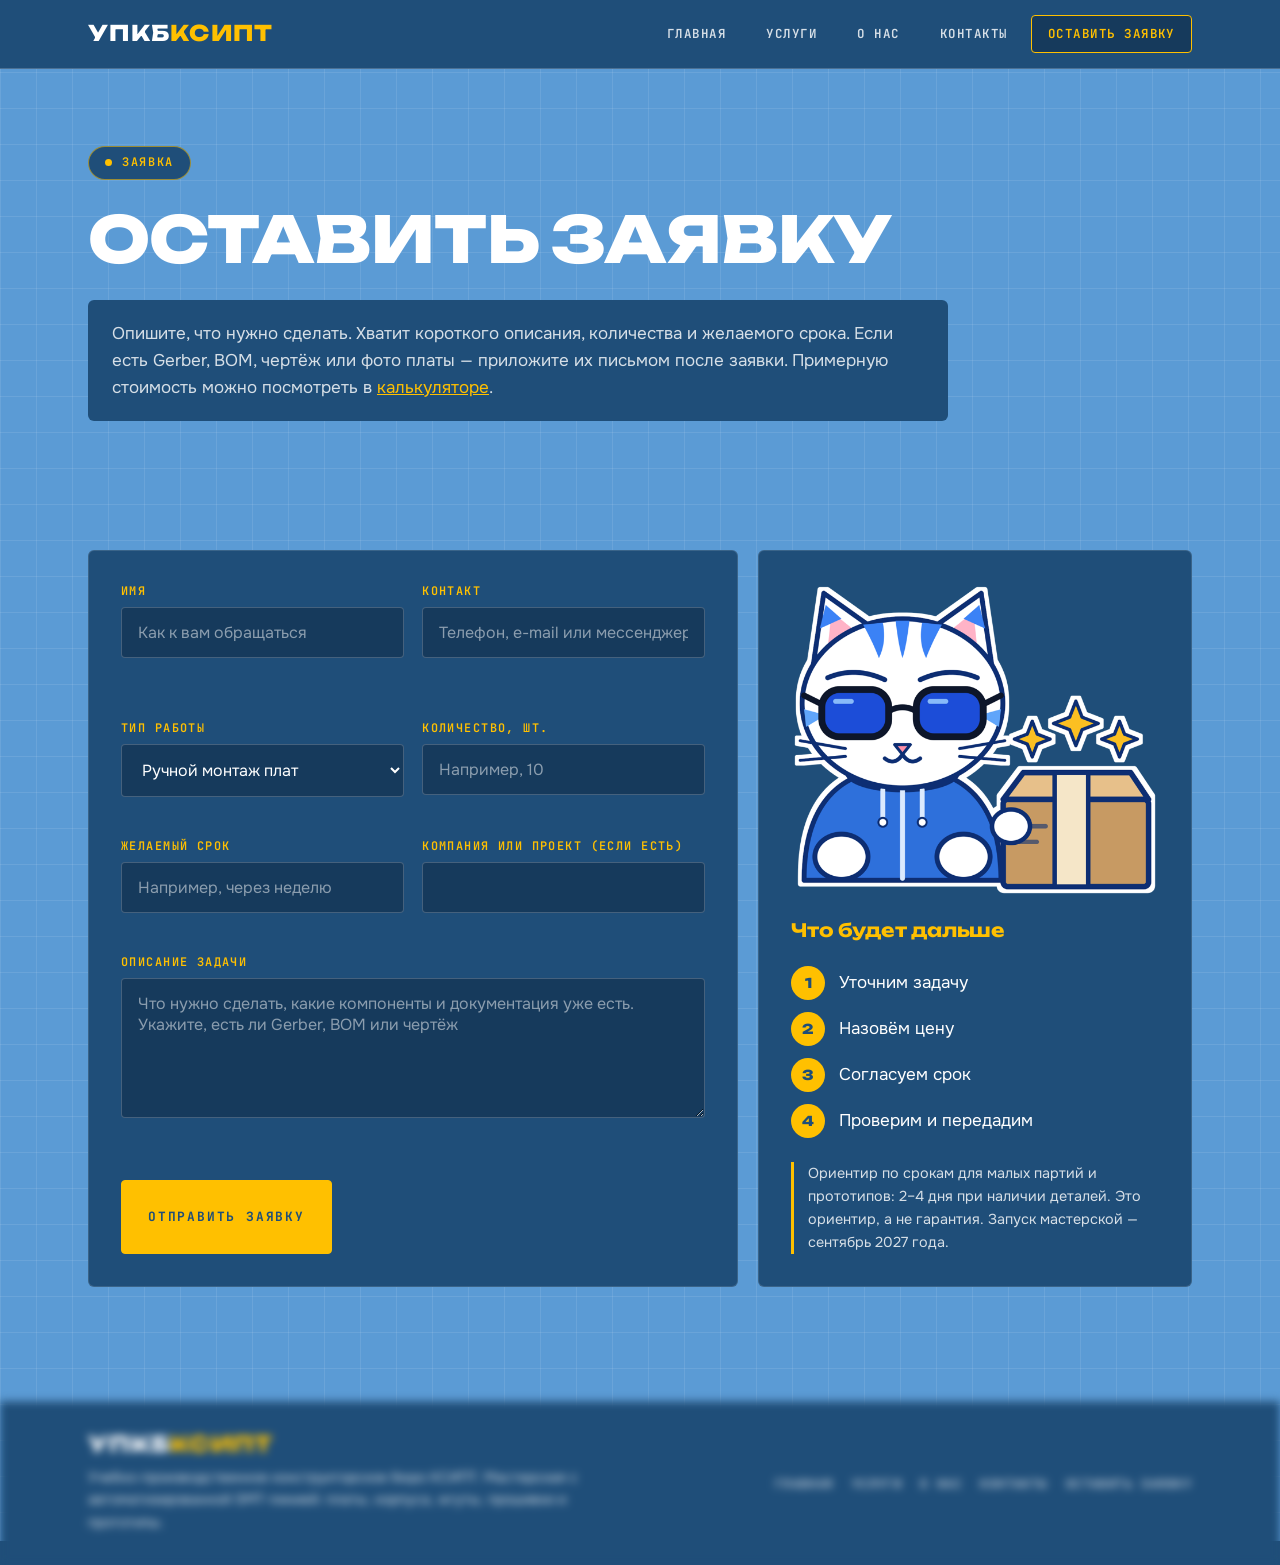
<file: apply.html>
<!doctype html>
<html lang="ru"><head><meta charset="utf-8"><meta name="viewport" content="width=device-width,initial-scale=1,viewport-fit=cover">
<title>Заявка — УПКБ КСИПТ</title>
<meta name="description" content="Оставьте заявку на монтаж плат, корпус, жгуты, прошивку или прототип.">
<meta name="theme-color" content="#1F4E79">
<link rel="preconnect" href="https://fonts.googleapis.com"><link rel="preconnect" href="https://fonts.gstatic.com" crossorigin><link rel="stylesheet" href="https://fonts.googleapis.com/css2?family=JetBrains+Mono:wght@500;600;700&family=Onest:wght@400;500;600&family=Unbounded:wght@700;800&display=swap&subset=cyrillic">
<link rel="stylesheet" href="style.css">
<script>document.documentElement.classList.add('js');</script>
</head><body>

<header class="site-header">
  <div class="wrap">
    <a class="logo" href="index.html" aria-label="УПКБ КСИПТ">УПКБ<span>КСИПТ</span></a>
    <button class="menu-btn" type="button" aria-expanded="false" aria-controls="nav">Меню</button>
    <nav class="nav" id="nav" aria-label="Основное меню">
      <a href="index.html">Главная</a><a href="services.html">Услуги</a><a href="about.html">О нас</a><a href="contacts.html">Контакты</a><a href="apply.html" aria-current="page">Оставить заявку</a>
    </nav>
  </div>
</header>
<main>
<section class="page-head"><div class="wrap"><div class="stack">
  <span class="tag">Заявка</span><h1>Оставить заявку</h1><p>Опишите, что нужно сделать. Хватит короткого описания, количества и желаемого срока. Если есть Gerber, BOM, чертёж или фото платы — приложите их письмом после заявки. Примерную стоимость можно посмотреть в <a href="services.html#calculator" style="color:var(--accent)">калькуляторе</a>.</p></div></div></section>
<section class="section"><div class="wrap"><div class="split split-form">
  <form class="panel form" id="apply-form" name="zayavka" method="POST" data-mode="demo" data-netlify="true" netlify-honeypot="bot-field" novalidate>
    <input type="hidden" name="form-name" value="zayavka">
    <p class="hp" aria-hidden="true"><label>Не заполняйте: <input name="bot-field" tabindex="-1" autocomplete="off"></label></p>
    <div class="field"><label for="f-name">Имя</label><input id="f-name" name="name" type="text" autocomplete="name" placeholder="Как к вам обращаться"><span class="err" aria-live="polite"></span></div>
    <div class="field"><label for="f-contact">Контакт</label><input id="f-contact" name="contact" type="text" autocomplete="email" placeholder="Телефон, e-mail или мессенджер"><span class="err" aria-live="polite"></span></div>
    <div class="field"><label for="f-type">Тип работы</label><select id="f-type" name="type"><option>Ручной монтаж плат</option><option>Монтаж на автомате</option><option>Металлический корпус</option><option>Кабельные жгуты</option><option>Прошивка / утилита для микроконтроллера</option><option>Прототип с нуля</option><option>Подготовка производства (NPI)</option><option>Другое</option></select></div>
    <div class="field"><label for="f-qty">Количество, шт.</label><input id="f-qty" name="qty" type="number" min="1" inputmode="numeric" placeholder="Например, 10"></div>
    <div class="field"><label for="f-date">Желаемый срок</label><input id="f-date" name="deadline" type="text" placeholder="Например, через неделю"></div>
    <div class="field"><label for="f-company">Компания или проект (если есть)</label><input id="f-company" name="company" type="text" autocomplete="organization"></div>
    <div class="field full"><label for="f-desc">Описание задачи</label><textarea id="f-desc" name="description" placeholder="Что нужно сделать, какие компоненты и документация уже есть. Укажите, есть ли Gerber, BOM или чертёж"></textarea><span class="err" aria-live="polite"></span></div>
    <div class="full btns"><button class="btn btn-primary" type="submit">Отправить заявку</button></div>
    <div class="form-status" id="form-status" role="status" hidden></div>
  </form>
  <aside class="panel stack">
    <img src="assets/img/cat-order.png" alt="Котик с посылкой" loading="lazy" decoding="async">
    <h3 class="gold">Что будет дальше</h3>
    <ol class="steps"><li>Уточним задачу</li><li>Назовём цену</li><li>Согласуем срок</li><li>Проверим и передадим</li></ol>
    <p class="note">Ориентир по срокам для малых партий и прототипов: 2–4 дня при наличии деталей. Это ориентир, а не гарантия. Запуск мастерской — сентябрь 2027 года.</p>
  </aside>
</div></div></section>
</main>
<footer class="site-footer">
  <div class="wrap">
    <div class="stack" style="gap:10px">
      <a class="logo" href="index.html">УПКБ<span>КСИПТ</span></a>
      <p>Учебно-производственное конструкторское бюро КСИПТ. Мастерская с автоматизированной SMT-линией: платы, корпуса, жгуты, прошивки и прототипы.</p>
    </div>
    <nav aria-label="Меню в подвале"><a href="index.html">Главная</a><a href="services.html">Услуги</a><a href="about.html">О нас</a><a href="contacts.html">Контакты</a><a href="apply.html">Оставить заявку</a></nav>
  </div>
</footer>
<script src="main.js" defer></script>
</body></html>
</file>
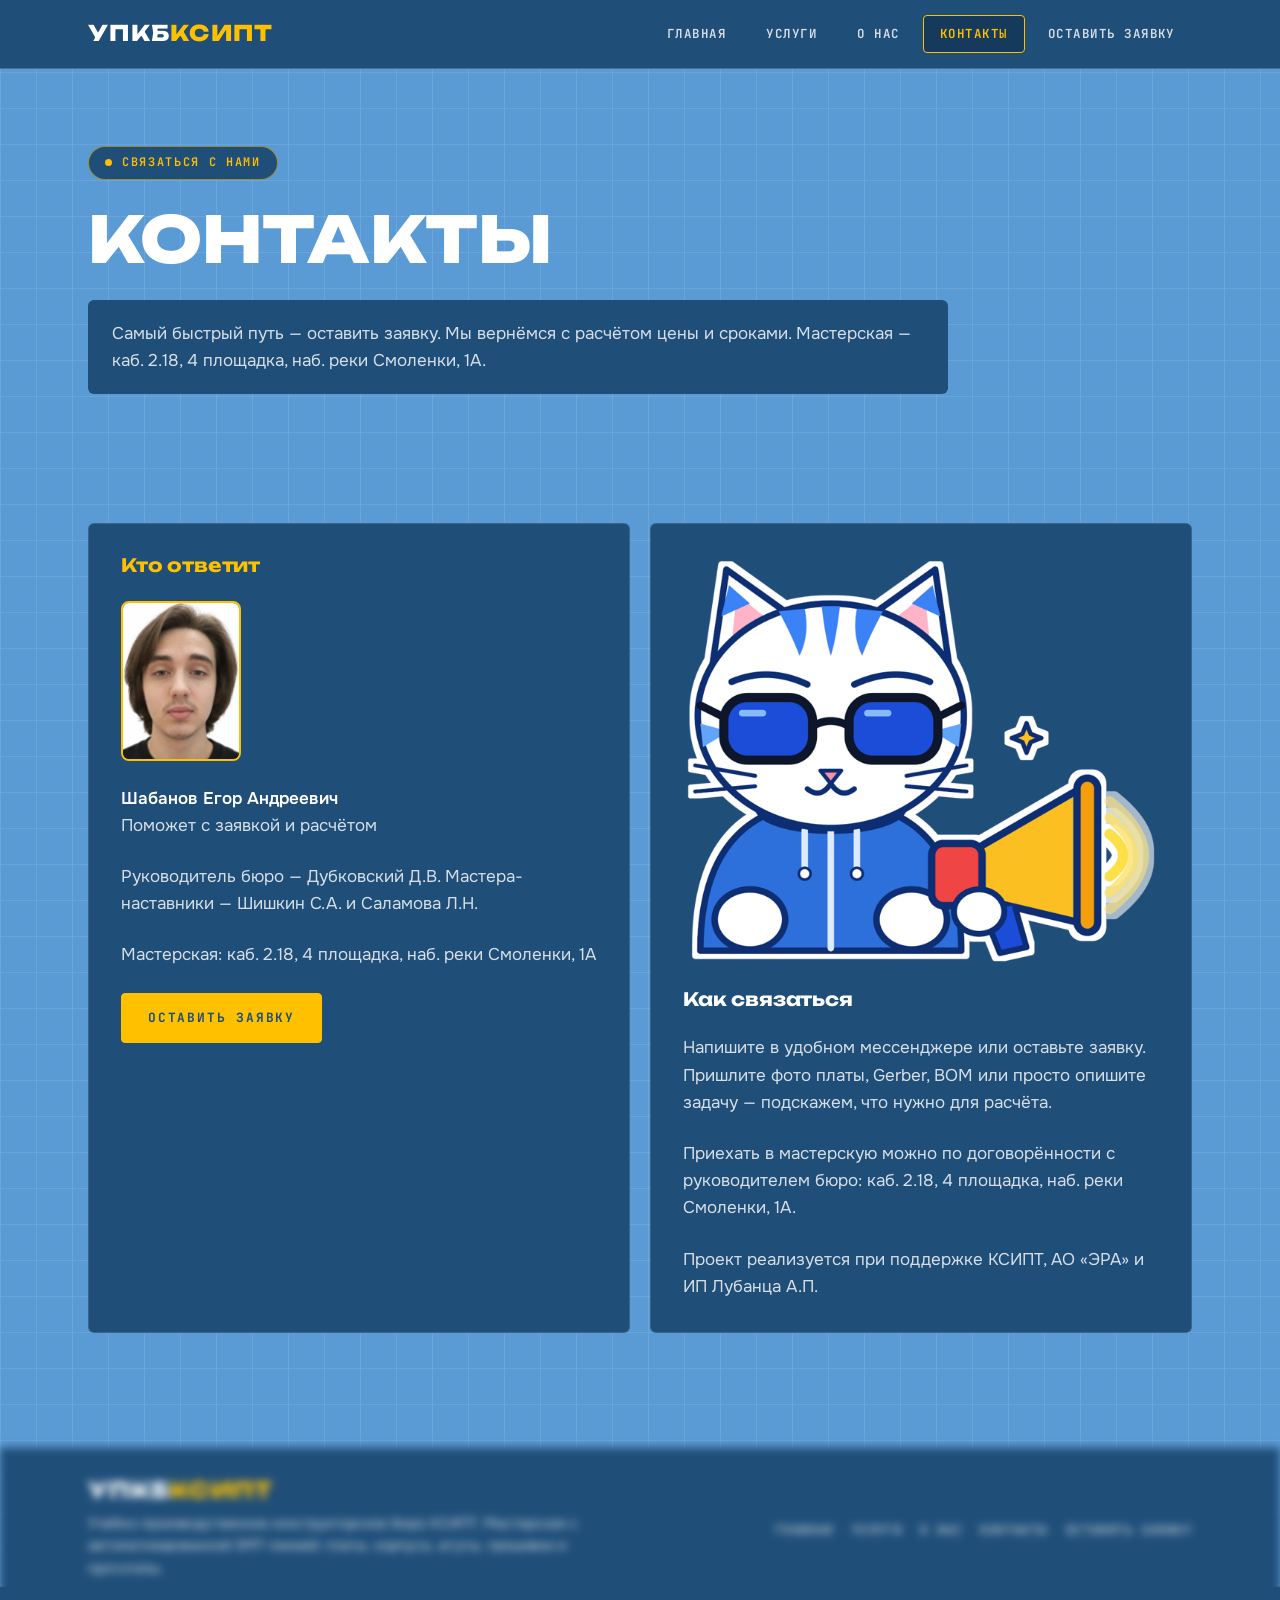
<file: contacts.html>
<!doctype html>
<html lang="ru"><head><meta charset="utf-8"><meta name="viewport" content="width=device-width,initial-scale=1,viewport-fit=cover">
<title>Контакты — УПКБ КСИПТ</title>
<meta name="description" content="Как связаться с бюро.">
<meta name="theme-color" content="#1F4E79">
<link rel="preconnect" href="https://fonts.googleapis.com"><link rel="preconnect" href="https://fonts.gstatic.com" crossorigin><link rel="stylesheet" href="https://fonts.googleapis.com/css2?family=JetBrains+Mono:wght@500;600;700&family=Onest:wght@400;500;600&family=Unbounded:wght@700;800&display=swap&subset=cyrillic">
<link rel="stylesheet" href="style.css">
<script>document.documentElement.classList.add('js');</script>
</head><body>

<header class="site-header">
  <div class="wrap">
    <a class="logo" href="index.html" aria-label="УПКБ КСИПТ">УПКБ<span>КСИПТ</span></a>
    <button class="menu-btn" type="button" aria-expanded="false" aria-controls="nav">Меню</button>
    <nav class="nav" id="nav" aria-label="Основное меню">
      <a href="index.html">Главная</a><a href="services.html">Услуги</a><a href="about.html">О нас</a><a href="contacts.html" aria-current="page">Контакты</a><a href="apply.html">Оставить заявку</a>
    </nav>
  </div>
</header>
<main>
<section class="page-head"><div class="wrap"><div class="stack">
  <span class="tag">Связаться с нами</span><h1>Контакты</h1><p>Самый быстрый путь — оставить заявку. Мы вернёмся с расчётом цены и сроками. Мастерская — каб. 2.18, 4 площадка, наб. реки Смоленки, 1А.</p></div></div></section>
<section class="section"><div class="wrap"><div class="contact-grid">
  <div class="panel stack">
    <h3 class="gold">Кто ответит</h3>
    <img class="avatar-photo" src="assets/img/team/1.jpg" alt="Шабанов Егор Андреевич" width="120" height="160" loading="lazy" style="margin-bottom:0">
    <div><p style="color:#fff;font-weight:600">Шабанов Егор Андреевич</p><p>Поможет с заявкой и расчётом</p></div>
    <p>Руководитель бюро — Дубковский Д.В. Мастера-наставники — Шишкин С.А. и Саламова Л.Н.</p>
    <p>Мастерская: каб. 2.18, 4 площадка, наб. реки Смоленки, 1А</p>
    
    <div class="btns"><a class="btn btn-primary" href="apply.html">Оставить заявку</a></div>
  </div>
  <div class="panel stack"><img src="assets/img/cat-channels.png" alt="Котик с рупором" loading="lazy" decoding="async">
    <h3>Как связаться</h3>
    <p>Напишите в удобном мессенджере или оставьте заявку. Пришлите фото платы, Gerber, BOM или просто опишите задачу — подскажем, что нужно для расчёта.</p>
    <p>Приехать в мастерскую можно по договорённости с руководителем бюро: каб. 2.18, 4 площадка, наб. реки Смоленки, 1А.</p>
    <p>Проект реализуется при поддержке КСИПТ, АО «ЭРА» и ИП Лубанца А.П.</p>
  </div>
</div></div></section>
</main>
<footer class="site-footer">
  <div class="wrap">
    <div class="stack" style="gap:10px">
      <a class="logo" href="index.html">УПКБ<span>КСИПТ</span></a>
      <p>Учебно-производственное конструкторское бюро КСИПТ. Мастерская с автоматизированной SMT-линией: платы, корпуса, жгуты, прошивки и прототипы.</p>
    </div>
    <nav aria-label="Меню в подвале"><a href="index.html">Главная</a><a href="services.html">Услуги</a><a href="about.html">О нас</a><a href="contacts.html">Контакты</a><a href="apply.html">Оставить заявку</a></nav>
  </div>
</footer>
<script src="main.js" defer></script>
</body></html>
</file>
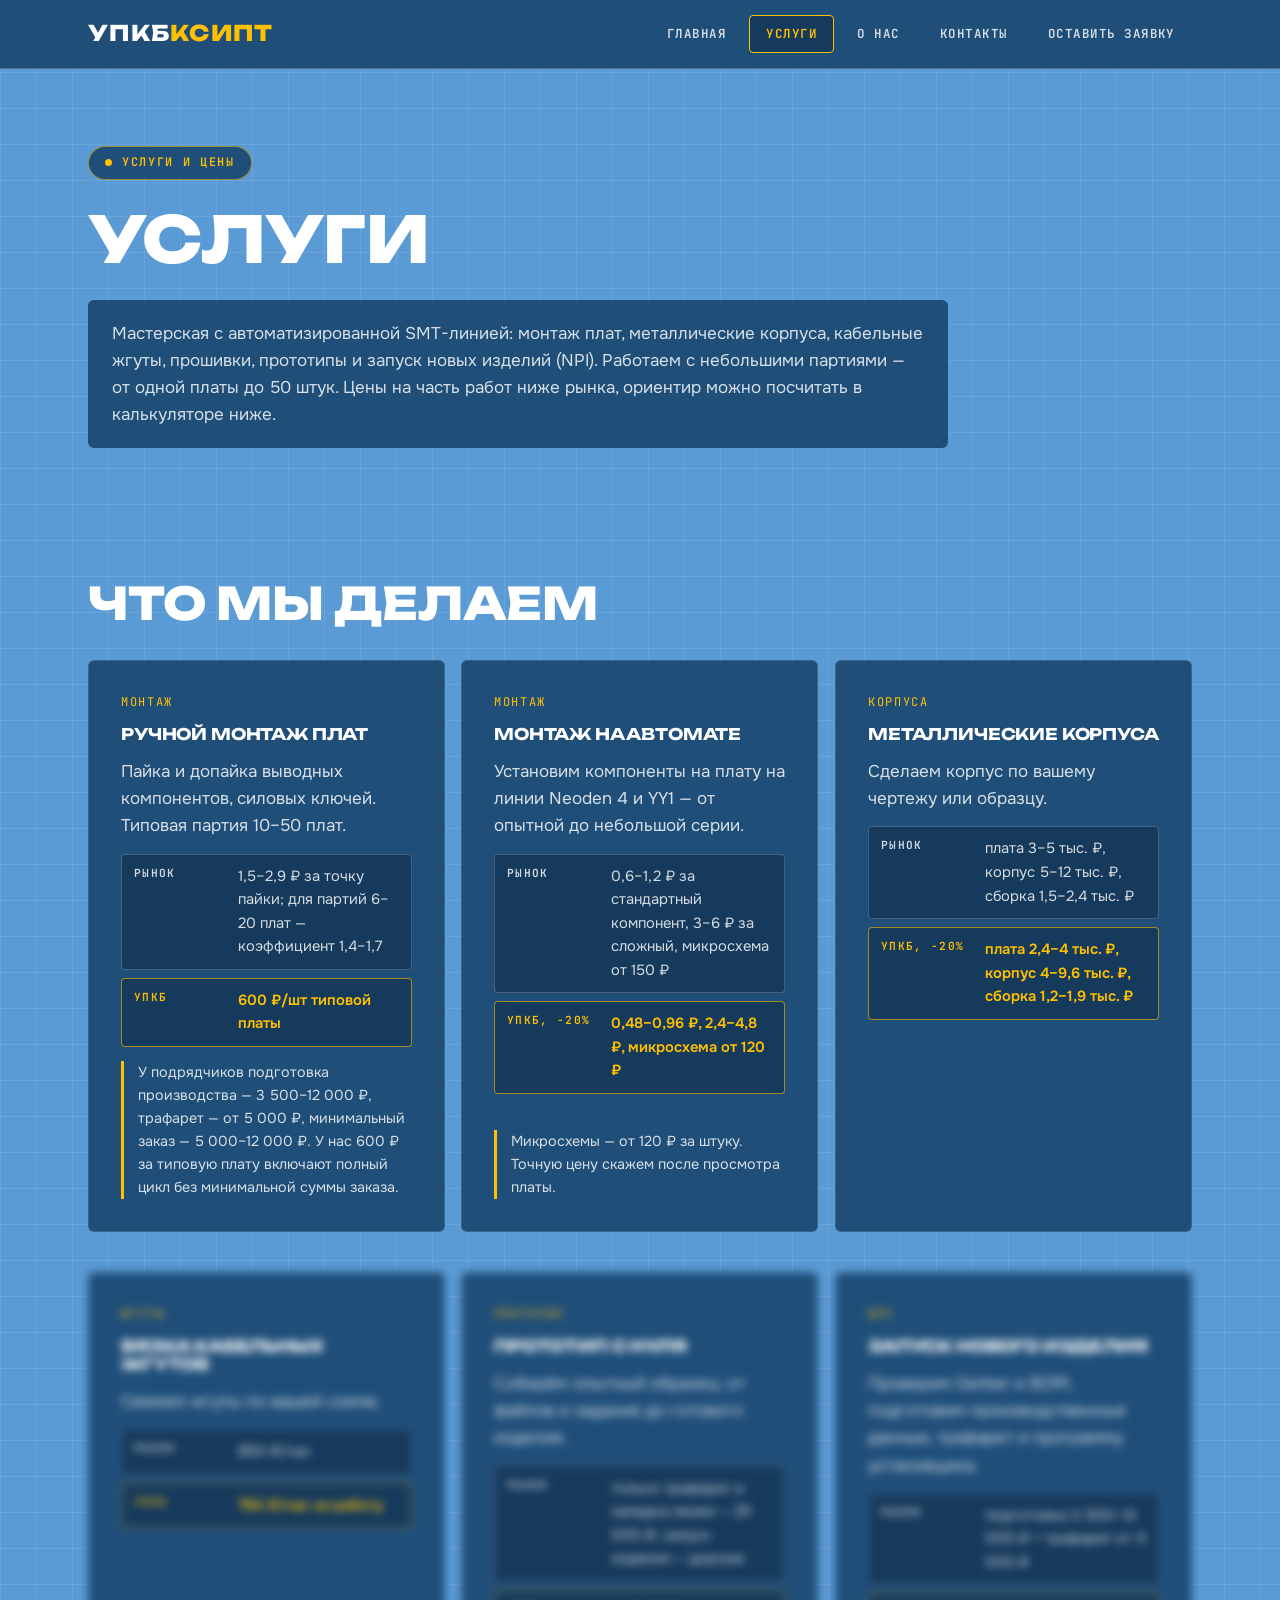
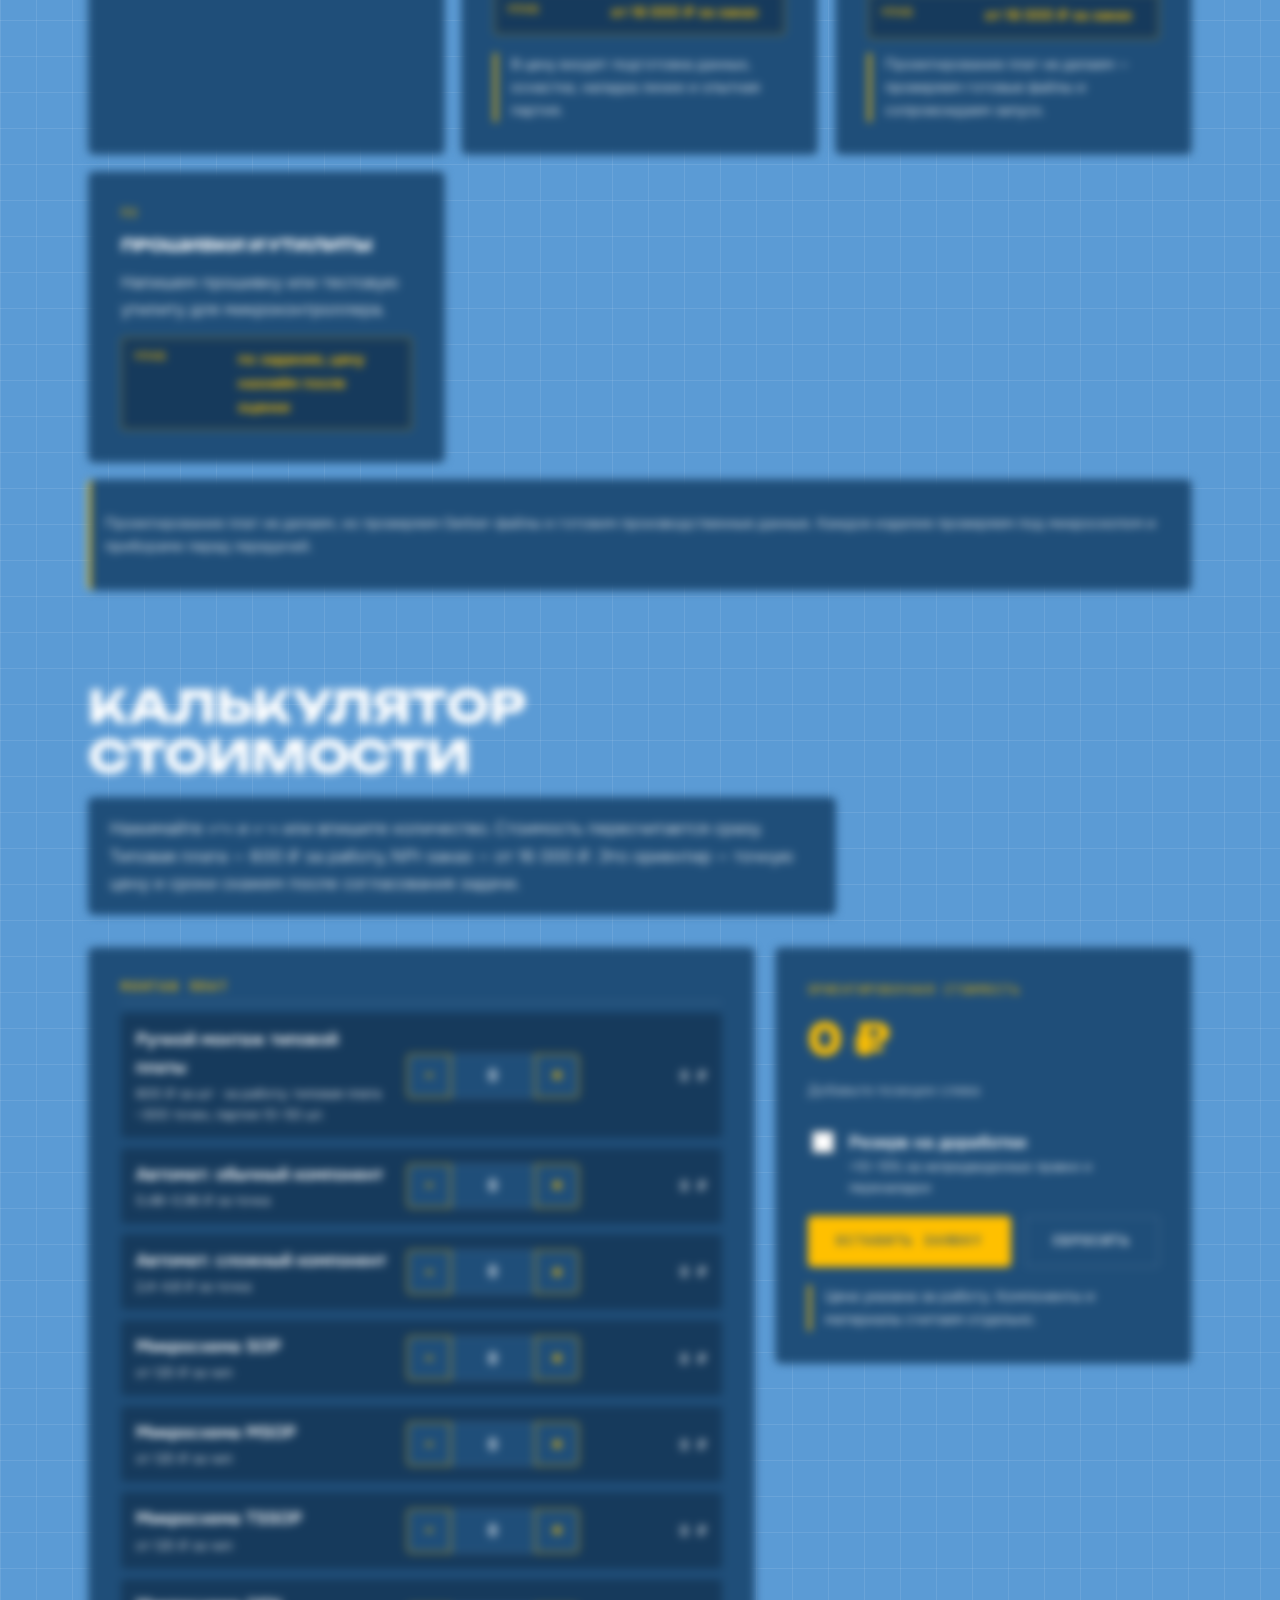
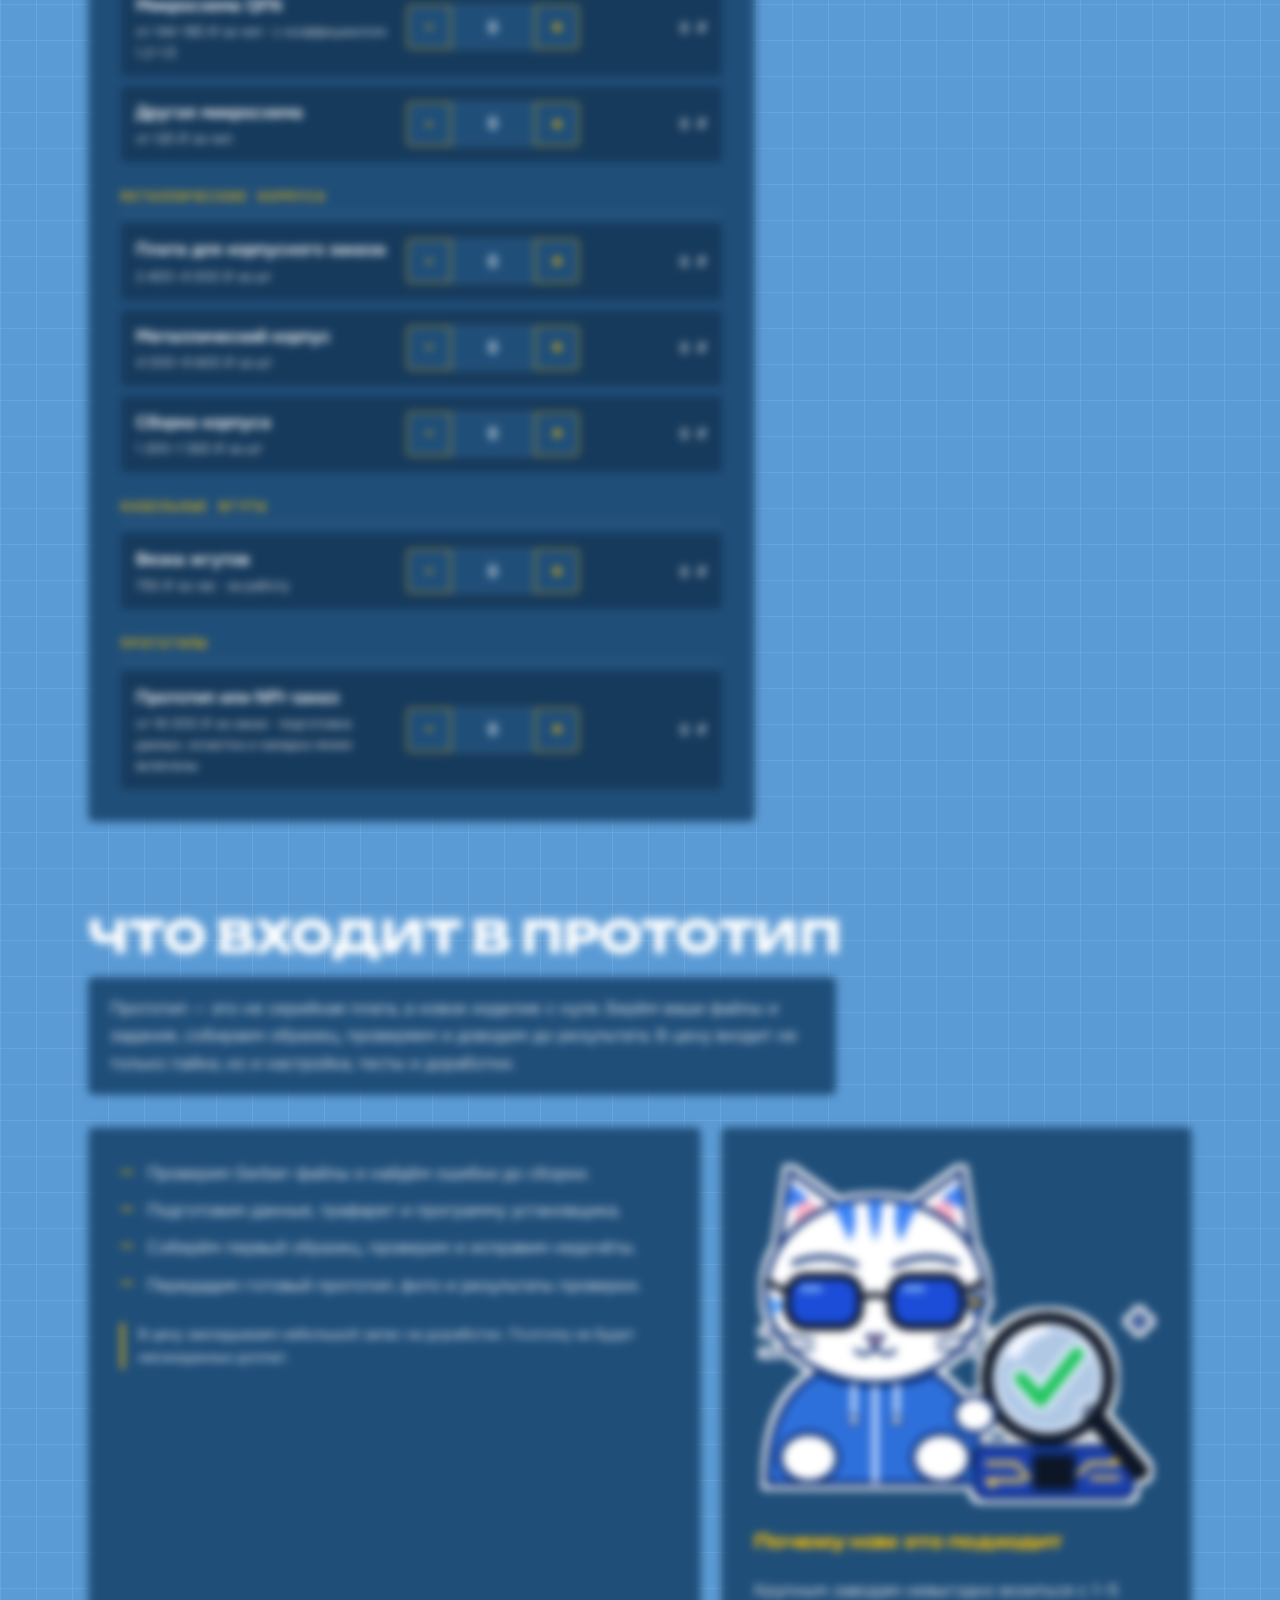
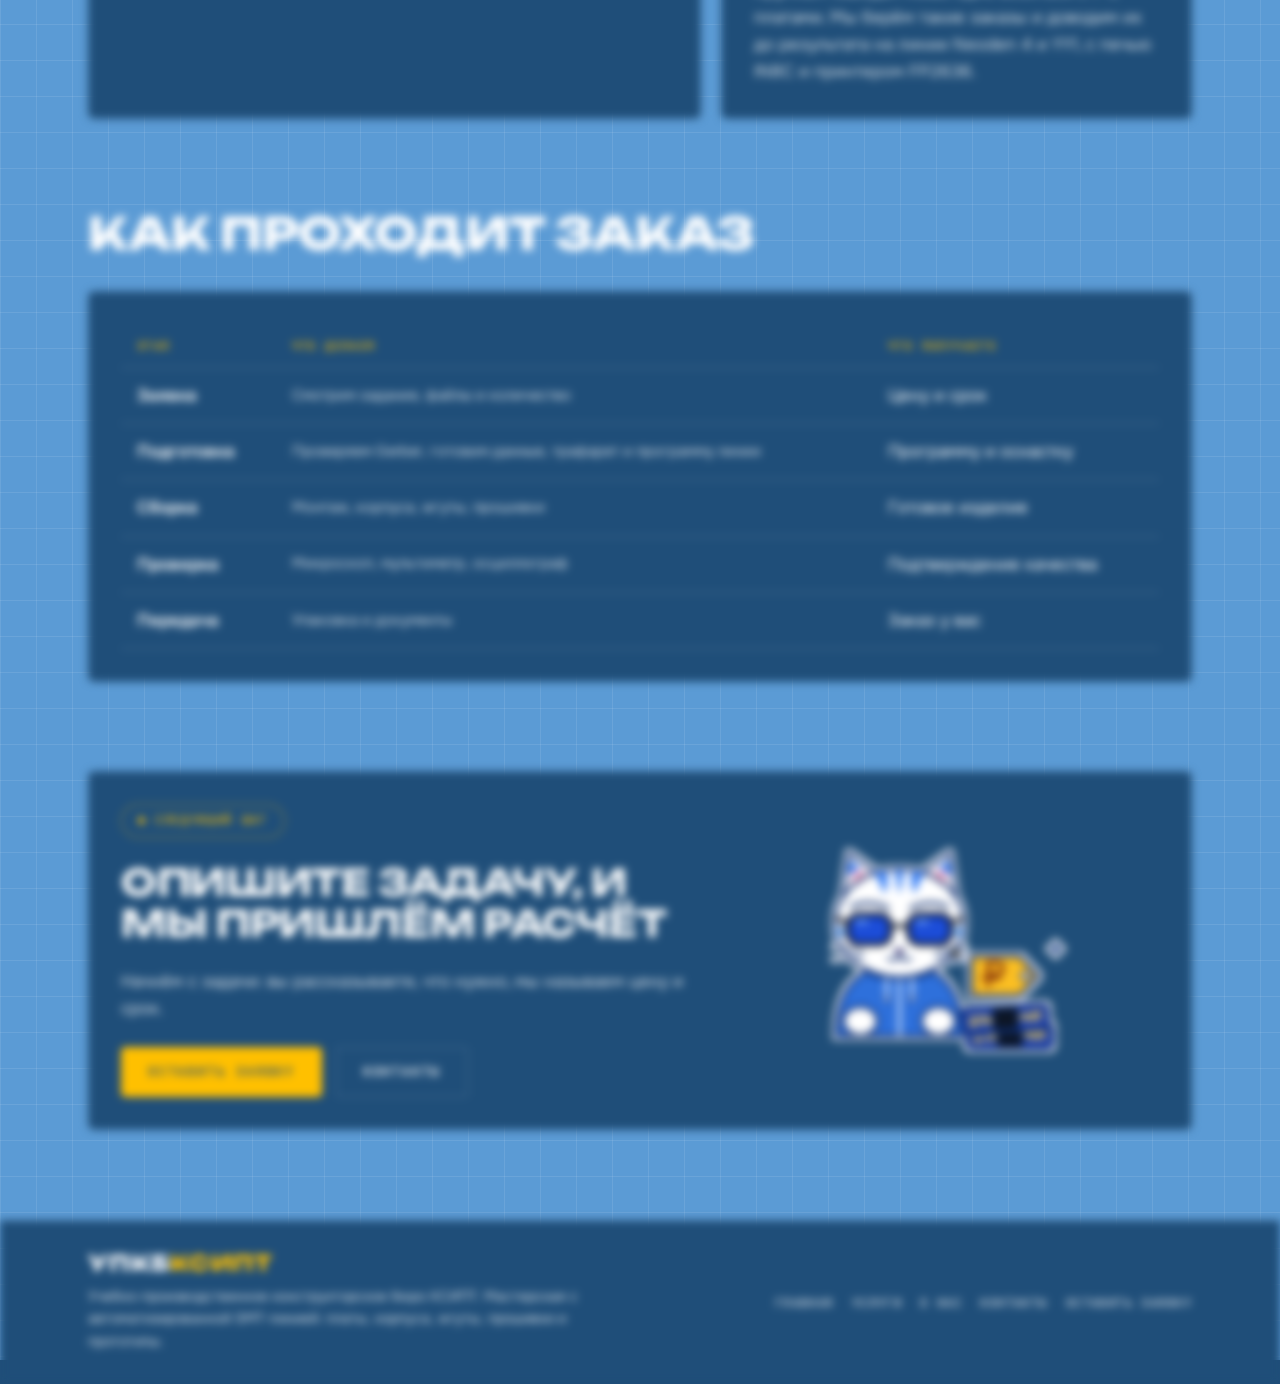
<file: services.html>
<!doctype html>
<html lang="ru"><head><meta charset="utf-8"><meta name="viewport" content="width=device-width,initial-scale=1,viewport-fit=cover">
<title>Услуги и калькулятор — УПКБ КСИПТ</title>
<meta name="description" content="Услуги УПКБ КСИПТ: монтаж плат, металлические корпуса, кабельные жгуты, прототипы, прошивки. Калькулятор ориентировочной стоимости.">
<meta name="theme-color" content="#1F4E79">
<link rel="preconnect" href="https://fonts.googleapis.com"><link rel="preconnect" href="https://fonts.gstatic.com" crossorigin><link rel="stylesheet" href="https://fonts.googleapis.com/css2?family=JetBrains+Mono:wght@500;600;700&family=Onest:wght@400;500;600&family=Unbounded:wght@700;800&display=swap&subset=cyrillic">
<link rel="stylesheet" href="style.css">
<script>document.documentElement.classList.add('js');</script>
</head><body>

<header class="site-header">
  <div class="wrap">
    <a class="logo" href="index.html" aria-label="УПКБ КСИПТ">УПКБ<span>КСИПТ</span></a>
    <button class="menu-btn" type="button" aria-expanded="false" aria-controls="nav">Меню</button>
    <nav class="nav" id="nav" aria-label="Основное меню">
      <a href="index.html">Главная</a><a href="services.html" aria-current="page">Услуги</a><a href="about.html">О нас</a><a href="contacts.html">Контакты</a><a href="apply.html">Оставить заявку</a>
    </nav>
  </div>
</header>
<main>
<section class="page-head"><div class="wrap"><div class="stack">
  <span class="tag">Услуги и цены</span><h1>Услуги</h1>
  <p>Мастерская с автоматизированной SMT-линией: монтаж плат, металлические корпуса, кабельные жгуты, прошивки, прототипы и запуск новых изделий (NPI). Работаем с небольшими партиями — от одной платы до 50 штук. Цены на часть работ ниже рынка, ориентир можно посчитать в калькуляторе ниже.</p>
</div></div></section>

<section class="section">
  <div class="wrap">
    <div class="sec-head"><h2>Что мы делаем</h2></div>
    <div class="grid4 grid3">
      <article class="panel card">
        <span class="idx">МОНТАЖ</span><h3>Ручной монтаж плат</h3>
        <p>Пайка и допайка выводных компонентов, силовых ключей. Типовая партия 10–50 плат.</p>
        <dl class="prices"><div><dt>Рынок</dt><dd>1,5–2,9 ₽ за точку пайки; для партий 6–20 плат — коэффициент 1,4–1,7</dd></div><div class="ours"><dt>УПКБ</dt><dd>600 ₽/шт типовой платы</dd></div></dl>
        <p class="note">У подрядчиков подготовка производства — 3 500–12 000 ₽, трафарет — от 5 000 ₽, минимальный заказ — 5 000–12 000 ₽. У нас 600 ₽ за типовую плату включают полный цикл без минимальной суммы заказа.</p>
      </article>
      <article class="panel card">
        <span class="idx">МОНТАЖ</span><h3>Монтаж на автомате</h3>
        <p>Установим компоненты на плату на линии Neoden 4 и YY1 — от опытной до небольшой серии.</p>
        <dl class="prices"><div><dt>Рынок</dt><dd>0,6–1,2 ₽ за стандартный компонент, 3–6 ₽ за сложный, микросхема от 150 ₽</dd></div><div class="ours"><dt>УПКБ, −20%</dt><dd>0,48–0,96 ₽, 2,4–4,8 ₽, микросхема от 120 ₽</dd></div></dl>
        <p class="note">Микросхемы — от 120 ₽ за штуку. Точную цену скажем после просмотра платы.</p>
      </article>
      <article class="panel card">
        <span class="idx">КОРПУСА</span><h3>Металлические корпуса</h3>
        <p>Сделаем корпус по вашему чертежу или образцу.</p>
        <dl class="prices"><div><dt>Рынок</dt><dd>плата 3–5 тыс. ₽, корпус 5–12 тыс. ₽, сборка 1,5–2,4 тыс. ₽</dd></div><div class="ours"><dt>УПКБ, −20%</dt><dd>плата 2,4–4 тыс. ₽, корпус 4–9,6 тыс. ₽, сборка 1,2–1,9 тыс. ₽</dd></div></dl>
      </article>
      <article class="panel card">
        <span class="idx">ЖГУТЫ</span><h3>Вязка кабельных жгутов</h3>
        <p>Свяжем жгуты по вашей схеме.</p>
        <dl class="prices"><div><dt>Рынок</dt><dd>850 ₽/час</dd></div><div class="ours"><dt>УПКБ</dt><dd>750 ₽/час за работу</dd></div></dl>
      </article>
      <article class="panel card">
        <span class="idx">ПРОТОТИП</span><h3>Прототип с нуля</h3>
        <p>Соберём опытный образец: от файлов и задания до готового изделия.</p>
        <dl class="prices"><div><dt>Рынок</dt><dd>только трафарет и наладка линии — 25 000 ₽; запуск изделия — дороже</dd></div><div class="ours"><dt>УПКБ</dt><dd>от 16 000 ₽ за заказ</dd></div></dl>
        <p class="note">В цену входят подготовка данных, оснастка, наладка линии и опытная партия.</p>
      </article>
      <article class="panel card">
        <span class="idx">NPI</span><h3>Запуск нового изделия</h3>
        <p>Проверим Gerber и BOM, подготовим производственные данные, трафарет и программу установщика.</p>
        <dl class="prices"><div><dt>Рынок</dt><dd>подготовка 3 500–12 000 ₽ + трафарет от 5 000 ₽</dd></div><div class="ours"><dt>УПКБ</dt><dd>от 16 000 ₽ за заказ</dd></div></dl>
        <p class="note">Проектирование плат не делаем — проверяем готовые файлы и сопровождаем запуск.</p>
      </article>
      <article class="panel card">
        <span class="idx">ПО</span><h3>Прошивки и утилиты</h3>
        <p>Напишем прошивку или тестовую утилиту для микроконтроллера.</p>
        <dl class="prices"><div class="ours"><dt>УПКБ</dt><dd>по заданию, цену назовём после оценки</dd></div></dl>
      </article>
    </div>
    <p class="note panel" style="margin-top:16px">Проектирование плат не делаем, но проверяем Gerber-файлы и готовим производственные данные. Каждое изделие проверяем под микроскопом и приборами перед передачей.</p>
  </div>
</section>

<section class="section" id="calculator">
  <div class="wrap">
    <div class="sec-head"><h2>Калькулятор стоимости</h2><p>Нажимайте «+» и «−» или впишите количество. Стоимость пересчитается сразу. Типовая плата — 600 ₽ за работу, NPI-заказ — от 16 000 ₽. Это ориентир — точную цену и сроки скажем после согласования задачи.</p></div>
    <div class="calc-grid">
      <div class="panel calc-panel" id="calc-list" aria-live="off"><noscript>Для работы калькулятора включите JavaScript или оставьте заявку, и мы рассчитаем стоимость вручную.</noscript></div>
      <aside class="panel calc-summary" aria-labelledby="calc-title">
        <span class="mono gold" id="calc-title">Ориентировочная стоимость</span>
        <div class="num calc-total" id="calc-total" role="status" aria-live="polite">0 ₽</div>
        <ul class="calc-lines" id="calc-lines"><li class="empty">Добавьте позиции слева</li></ul>
        <label class="calc-check"><input type="checkbox" id="opt-reserve"><span><b>Резерв на доработки</b><small>+10–15% на непредвиденные правки и переналадки</small></span></label>
        <div class="btns">
          <a class="btn btn-primary" id="calc-apply" href="apply.html">Оставить заявку</a>
          <button class="btn btn-ghost" type="button" id="calc-reset">Сбросить</button>
        </div>
        <p class="note">Цена указана за работу. Компоненты и материалы считаем отдельно.</p>
      </aside>
    </div>
  </div>
</section>

<section class="section">
  <div class="wrap">
    <div class="sec-head"><h2>Что входит в прототип</h2><p>Прототип — это не серийная плата, а новое изделие с нуля. Берём ваши файлы и задание, собираем образец, проверяем и доводим до результата. В цену входит не только пайка, но и настройка, тесты и доработки.</p></div>
    <div class="split">
      <div class="panel stack">
        <ul class="list">
          <li>Проверим Gerber-файлы и найдём ошибки до сборки.</li>
          <li>Подготовим данные, трафарет и программу установщика.</li>
          <li>Соберём первый образец, проверим и исправим недочёты.</li>
          <li>Передадим готовый прототип, фото и результаты проверки.</li>
        </ul>
        <p class="note">В цену закладываем небольшой запас на доработки. Поэтому не будет неожиданных доплат.</p>
      </div>
      <div class="panel stack">
        <img src="assets/img/cat-quality.png" alt="Котик с лупой проверяет качество" loading="lazy" decoding="async">
        <h3 class="gold">Почему нам это подходит</h3>
        <p>Крупным заводам невыгодно возиться с 1–5 платами. Мы берём такие заказы и доводим их до результата на линии Neoden 4 и YY1, с печью IN8C и принтером FP2636.</p>
      </div>
    </div>
  </div>
</section>

<section class="section">
  <div class="wrap">
    <div class="sec-head"><h2>Как проходит заказ</h2></div>
    <div class="panel">
      <div class="table-wrap"><table class="table-3">
        <thead><tr><th>Этап</th><th>Что делаем</th><th>Что получаете</th></tr></thead>
        <tbody>
          <tr><td>Заявка</td><td>Смотрим задание, файлы и количество</td><td>Цену и срок</td></tr>
          <tr><td>Подготовка</td><td>Проверяем Gerber, готовим данные, трафарет и программу линии</td><td>Программу и оснастку</td></tr>
          <tr><td>Сборка</td><td>Монтаж, корпуса, жгуты, прошивки</td><td>Готовое изделие</td></tr>
          <tr><td>Проверка</td><td>Микроскоп, мультиметр, осциллограф</td><td>Подтверждение качества</td></tr>
          <tr><td>Передача</td><td>Упаковка и документы</td><td>Заказ у вас</td></tr>
        </tbody>
      </table></div>
    </div>
  </div>
</section>

<section class="section">
  <div class="wrap">
    <div class="panel closing">
      <div class="stack">
        <span class="tag">Следующий шаг</span>
        <h2>Опишите задачу, и мы пришлём расчёт</h2>
        <p>Начнём с задачи: вы рассказываете, что нужно, мы называем цену и срок.</p>
        <div class="btns"><a class="btn btn-primary" href="apply.html">Оставить заявку</a><a class="btn btn-ghost" href="contacts.html">Контакты</a></div>
      </div>
      <img src="assets/img/cat-price.png" alt="Котик с ценником" loading="lazy" decoding="async">
    </div>
  </div>
</section>
</main>
<footer class="site-footer">
  <div class="wrap">
    <div class="stack" style="gap:10px">
      <a class="logo" href="index.html">УПКБ<span>КСИПТ</span></a>
      <p>Учебно-производственное конструкторское бюро КСИПТ. Мастерская с автоматизированной SMT-линией: платы, корпуса, жгуты, прошивки и прототипы.</p>
    </div>
    <nav aria-label="Меню в подвале"><a href="index.html">Главная</a><a href="services.html">Услуги</a><a href="about.html">О нас</a><a href="contacts.html">Контакты</a><a href="apply.html">Оставить заявку</a></nav>
  </div>
</footer>
<script src="main.js" defer></script>
<script src="calc.js" defer></script>
</body></html>
</file>
<file: style.css>
/* Layout: «монтажная плата» — голубое поле с сеткой дорожек, тёмно-синие панели-блоки, жёлтые цифры и тезисы */
:root {
  --bg: #5B9BD5;
  --panel: #1F4E79;
  --panel-deep: #163a5c;
  --text: #FFFFFF;
  --accent: #FFC000;
  --line: rgba(255, 255, 255, 0.2);
  --trace: rgba(255, 255, 255, 0.09);
  --soft: rgba(255, 255, 255, 0.82);
  --font-display: "Unbounded", "Arial Black", system-ui, sans-serif;
  --font-body: "Onest", system-ui, -apple-system, "Segoe UI", Arial, sans-serif;
  --font-mono: "JetBrains Mono", ui-monospace, "SFMono-Regular", Consolas, monospace;
  --gutter: clamp(16px, 4vw, 48px);
  --radius: 6px;
  color-scheme: light;
}

* { box-sizing: border-box; }
html { scroll-behavior: smooth; }
body {
  margin: 0;
  background-color: var(--bg);
  background-image:
    linear-gradient(var(--trace) 1px, transparent 1px),
    linear-gradient(90deg, var(--trace) 1px, transparent 1px);
  background-size: 36px 36px;
  color: var(--text);
  font: 400 17px/1.6 var(--font-body);
  -webkit-font-smoothing: antialiased;
}
img { max-width: 100%; display: block; }
a { color: inherit; }
h1, h2, h3, p { margin: 0; }
h1, h2, h3 { font-family: var(--font-display); text-wrap: balance; line-height: 1.12; letter-spacing: -0.01em; }
:focus-visible { outline: 3px solid var(--accent); outline-offset: 3px; }

.wrap { width: 100%; max-width: 1200px; margin-inline: auto; padding-inline: var(--gutter); }
.section { padding-block: clamp(48px, 7vw, 96px); }
.section + .section { padding-top: 0; }
.stack { display: flex; flex-direction: column; gap: 24px; min-width: 0; }

/* ---------- header ---------- */
.site-header {
  position: sticky; top: env(safe-area-inset-top, 0px); z-index: 50;
  background: var(--panel);
  border-bottom: 1px solid var(--line);
}
.site-header .wrap { display: flex; align-items: center; justify-content: space-between; gap: 16px; min-height: 68px; }
.logo { font: 800 1.35rem/1 var(--font-display); letter-spacing: 0.06em; text-decoration: none; white-space: nowrap; }
.logo span { color: var(--accent); }
.nav { display: flex; gap: 6px; align-items: center; }
.nav a {
  font: 600 0.78rem/1 var(--font-mono); letter-spacing: 0.12em; text-transform: uppercase;
  text-decoration: none; padding: 12px 16px; border: 1px solid transparent; border-radius: 4px;
  color: var(--soft); transition: background .15s, color .15s;
}
.nav a:hover { color: var(--text); background: rgba(255, 255, 255, 0.1); }
.nav a[aria-current="page"] { color: var(--accent); border-color: var(--accent); background: var(--panel-deep); }
.menu-btn {
  display: none; font: 600 0.78rem/1 var(--font-mono); letter-spacing: 0.12em; text-transform: uppercase;
  color: var(--text); background: transparent; border: 1px solid var(--line); border-radius: 4px; padding: 12px 14px; cursor: pointer;
}

/* ---------- shared bits ---------- */
.tag {
  display: inline-flex; align-items: center; gap: 10px; align-self: flex-start;
  font: 600 0.74rem/1 var(--font-mono); letter-spacing: 0.14em; text-transform: uppercase;
  color: var(--accent); background: var(--panel); border: 1px solid rgba(255, 192, 0, 0.55);
  padding: 10px 16px; border-radius: 999px;
}
.tag::before { content: ""; width: 7px; height: 7px; border-radius: 50%; background: var(--accent); }
.sec-head { display: flex; flex-direction: column; gap: 16px; margin-bottom: 32px; max-width: 820px; }
.sec-head h2 { font-size: clamp(1.7rem, 3.6vw, 2.8rem); font-weight: 800; text-transform: uppercase; }
.sec-head p { background: var(--panel); padding: 18px 22px; border-radius: var(--radius); color: var(--soft); max-width: 68ch; }
.panel { background: var(--panel); border: 1px solid rgba(255, 255, 255, 0.12); border-radius: var(--radius); padding: clamp(20px, 3vw, 32px); min-width: 0; }
.panel h3 { font-size: 1.15rem; font-weight: 700; }
.panel p { color: var(--soft); }
.gold { color: var(--accent); }
.num { font-family: var(--font-display); font-weight: 800; color: var(--accent); font-variant-numeric: tabular-nums; line-height: 1; }
.mono { font-family: var(--font-mono); font-size: 0.78rem; letter-spacing: 0.12em; text-transform: uppercase; }
.note { font-size: 0.9rem; color: var(--soft); border-left: 3px solid var(--accent); padding-left: 14px; }

.btn {
  display: inline-flex; align-items: center; justify-content: center;
  font: 700 0.8rem/1 var(--font-mono); letter-spacing: 0.14em; text-transform: uppercase; text-decoration: none;
  padding: 18px 26px; border-radius: 4px; border: 1px solid var(--accent); cursor: pointer;
  transition: transform .15s, background .15s, color .15s;
}
.btn-primary { background: var(--accent); color: var(--panel); }
.btn-primary:hover { transform: translateY(-2px); background: #ffd24d; }
.btn-ghost { background: var(--panel); color: var(--text); border-color: var(--line); }
.btn-ghost:hover { border-color: var(--accent); color: var(--accent); }
.btns { display: flex; flex-wrap: wrap; gap: 14px; }

/* ---------- hero ---------- */
.hero { position: relative; isolation: isolate; overflow: hidden; background: var(--panel); border-bottom: 1px solid var(--line); }
.hero::before {
  content: ""; position: absolute; inset: 0; z-index: -2;
  background: url("assets/img/hero.jpg") center / cover no-repeat;
  transform: scale(1.32); transform-origin: 0 55%;
}
.hero::after {
  content: ""; position: absolute; inset: 0; z-index: -1;
  background: linear-gradient(90deg, rgba(31, 78, 121, 0.96) 0%, rgba(31, 78, 121, 0.86) 34%, rgba(31, 78, 121, 0.15) 60%, rgba(31, 78, 121, 0) 100%);
}
.hero .wrap { padding-block: clamp(56px, 8vw, 110px); }
.hero-copy { display: flex; flex-direction: column; gap: 24px; max-width: 560px; min-width: 0; }
.hero h1 { font-size: clamp(2.3rem, 4.8vw, 4.1rem); font-weight: 800; text-transform: uppercase; }
.hero h1 em { display: block; font-style: normal; color: var(--accent); font-size: 0.72em; margin-top: 6px; }
.hero .lead { color: var(--soft); font-size: 1.04rem; }
.chips { display: flex; flex-wrap: wrap; gap: 8px; }
.chip { font: 600 0.72rem/1 var(--font-mono); letter-spacing: 0.1em; text-transform: uppercase; padding: 10px 14px; border: 1px solid var(--line); border-radius: 4px; background: rgba(22, 58, 92, 0.7); }
.chip:first-child { border-color: var(--accent); color: var(--accent); }
.hero .note { background: rgba(22, 58, 92, 0.75); padding: 10px 14px; }

/* ---------- facts ---------- */
.facts { display: grid; grid-template-columns: repeat(4, 1fr); gap: 16px; }
.facts.facts-3 { grid-template-columns: repeat(3, 1fr); }
.fact { display: flex; flex-direction: column; gap: 10px; }
.fact .num { font-size: clamp(1.5rem, 2.6vw, 2.2rem); }
.fact .unit { font: 600 0.78rem var(--font-mono); letter-spacing: 0.12em; text-transform: uppercase; color: var(--accent); }
.fact p { font-size: 0.92rem; }

/* ---------- why ---------- */
.two { display: grid; grid-template-columns: 1fr 1fr; gap: 20px; }
.who { position: relative; display: flex; flex-direction: column; gap: 18px; }
.who .mono { color: var(--accent); }
.who ul, .list { list-style: none; margin: 0; padding: 0; display: flex; flex-direction: column; gap: 10px; }
.who li, .list li { position: relative; padding-left: 26px; color: var(--soft); }
.who li::before, .list li::before { content: ""; position: absolute; left: 0; top: 0.62em; width: 12px; height: 2px; background: var(--accent); }
.who img { position: absolute; right: 12px; top: 12px; width: 120px; opacity: 0.95; }
.who .big { font-size: clamp(1.8rem, 3.2vw, 2.6rem); }
.who .big-note { font-size: 0.85rem; color: var(--soft); margin-top: -8px; max-width: 28ch; }

/* ---------- cards grids ---------- */
.grid4 { display: grid; grid-template-columns: repeat(4, 1fr); gap: 16px; }
.card { display: flex; flex-direction: column; gap: 14px; }
.card img { width: 110px; height: 96px; object-fit: contain; object-position: left center; }
.card h3 { text-transform: uppercase; font-size: 1rem; }
.card .idx { font-family: var(--font-mono); font-size: 0.75rem; letter-spacing: 0.14em; color: var(--accent); }

/* ---------- base ---------- */
.split { display: grid; grid-template-columns: 1.3fr 1fr; gap: 20px; align-items: stretch; }
.split-form { grid-template-columns: 1.5fr 1fr; }
.grid3 { grid-template-columns: repeat(3, 1fr); }
.base-media { display: flex; flex-direction: column; gap: 16px; justify-content: center; }
.base-media img { width: min(220px, 100%); margin-inline: auto; }
.check { background: var(--accent); color: var(--panel); border-radius: var(--radius); padding: 18px 22px; font-weight: 600; }
.eq { display: flex; flex-wrap: wrap; gap: 8px; }
.eq span { font: 500 0.78rem var(--font-mono); padding: 8px 12px; border: 1px solid var(--line); border-radius: 4px; background: var(--panel-deep); }

/* ---------- timeline ---------- */
.months { display: grid; grid-template-columns: repeat(12, 1fr); gap: 4px; margin-bottom: 8px; }
.months span { height: 28px; border-radius: 3px; display: grid; place-items: center; font: 600 0.7rem var(--font-mono); }
.months .p1 { background: var(--panel); color: var(--soft); border: 1px solid var(--line); }
.months .p2 { background: #fff; color: var(--panel); }
.months .p3 { background: var(--accent); color: var(--panel); }
.months .p4 { background: var(--panel-deep); color: var(--accent); border: 1px solid var(--accent); }
.phases { display: grid; grid-template-columns: repeat(4, 1fr); gap: 16px; margin-top: 20px; }
.phase { display: flex; flex-direction: column; gap: 10px; border-top: 4px solid var(--line); }
.phase.p1 { border-top-color: #fff; } .phase.p2 { border-top-color: #fff; } .phase.p3 { border-top-color: var(--accent); } .phase.p4 { border-top-color: var(--accent); }
.phase .m { font: 700 0.78rem var(--font-mono); letter-spacing: 0.1em; text-transform: uppercase; color: var(--accent); }
.phase h3 { text-transform: uppercase; font-size: 1.05rem; }

/* ---------- budget ---------- */
.bar { display: flex; width: 100%; height: 56px; border-radius: 4px; overflow: hidden; gap: 4px; }
.bar > div { display: flex; align-items: center; padding-inline: 16px; font: 700 0.85rem var(--font-mono); white-space: nowrap; overflow: hidden; }
.bar .b1 { background: var(--accent); color: var(--panel); }
.bar .b2 { background: #fff; color: var(--panel); }
.legend { display: flex; flex-wrap: wrap; gap: 24px; }
.legend div { display: flex; align-items: center; gap: 10px; color: var(--soft); }
.legend i { width: 14px; height: 14px; border-radius: 3px; display: inline-block; }
.legend .b1 { background: var(--accent); } .legend .b2 { background: #fff; }
.total { font-size: clamp(2.1rem, 5vw, 3.8rem); }
.row-media { display: grid; grid-template-columns: 1fr auto; gap: 24px; align-items: center; }
.row-media img { width: clamp(120px, 18vw, 200px); }

/* ---------- closing ---------- */
.closing { display: grid; grid-template-columns: 1.4fr 1fr; gap: 24px; align-items: center; }
.closing h2 { font-size: clamp(1.5rem, 3vw, 2.3rem); text-transform: uppercase; }
.trio { display: grid; grid-template-columns: repeat(3, 1fr); gap: 12px; margin-block: 8px; }
.trio b { display: block; color: var(--accent); font: 700 0.78rem var(--font-mono); letter-spacing: 0.12em; text-transform: uppercase; margin-bottom: 6px; }
.closing img { width: min(240px, 60%); margin-inline: auto; }

/* ---------- inner pages ---------- */
.page-head { padding-block: clamp(40px, 6vw, 80px) 40px; }
.page-head .stack { max-width: 860px; }
.page-head h1 { font-size: clamp(2.2rem, 5vw, 4rem); font-weight: 800; text-transform: uppercase; }
.page-head p { background: var(--panel); padding: 20px 24px; border-radius: var(--radius); color: var(--soft); }
.prose { display: flex; flex-direction: column; gap: 14px; }
.team { display: grid; grid-template-columns: repeat(3, 1fr); gap: 16px; }
.member { display: flex; flex-direction: column; gap: 6px; }
.member .role { color: var(--accent); }
.member h3 { font-size: 1.02rem; margin-top: 4px; }
.member p { font-size: 0.92rem; }
.avatar { width: 52px; height: 52px; border-radius: 50%; background: var(--panel-deep); border: 1px solid var(--accent); display: grid; place-items: center; font: 800 1rem var(--font-display); color: var(--accent); margin-bottom: 8px; }
.table-wrap { overflow-x: auto; }
table { width: 100%; border-collapse: collapse; min-width: 520px; font-variant-numeric: tabular-nums; }
th, td { text-align: left; padding: 14px 16px; border-bottom: 1px solid var(--line); }
th { font: 600 0.72rem var(--font-mono); letter-spacing: 0.12em; text-transform: uppercase; color: var(--accent); }
td:last-child, th:last-child { text-align: right; }
td:nth-child(2) { color: var(--soft); font-size: 0.92rem; }
tr.sum td { background: var(--accent); color: var(--panel); font-weight: 700; border-bottom: 0; }
tr.sum td:nth-child(2) { color: var(--panel); }

/* ---------- contacts / form ---------- */
.contact-grid { display: grid; grid-template-columns: 1fr 1fr; gap: 20px; }
.form { display: grid; grid-template-columns: 1fr 1fr; gap: 18px; }
.field { display: flex; flex-direction: column; gap: 8px; min-width: 0; }
.field.full { grid-column: 1 / -1; }
.field label { font: 600 0.74rem var(--font-mono); letter-spacing: 0.12em; text-transform: uppercase; color: var(--accent); }
.field input, .field select, .field textarea {
  font: 400 1rem var(--font-body); color: var(--text); background: var(--panel-deep);
  border: 1px solid var(--line); border-radius: 4px; padding: 14px 16px; width: 100%;
}
.field textarea { min-height: 140px; resize: vertical; }
.field input::placeholder, .field textarea::placeholder { color: rgba(255, 255, 255, 0.5); }
.field input:focus, .field select:focus, .field textarea:focus { outline: none; border-color: var(--accent); box-shadow: 0 0 0 3px rgba(255, 192, 0, 0.3); }
.field .err { color: #ffd2d2; font-size: 0.85rem; min-height: 1em; }
.field.bad input, .field.bad textarea, .field.bad select { border-color: #ff8a8a; }
.form-status { grid-column: 1 / -1; padding: 16px 18px; border-radius: 4px; background: var(--accent); color: var(--panel); font-weight: 600; }
.steps { counter-reset: s; display: flex; flex-direction: column; gap: 12px; list-style: none; margin: 0; padding: 0; }
.steps li { counter-increment: s; display: flex; gap: 14px; align-items: center; }
.steps li::before { content: counter(s); flex: none; width: 34px; height: 34px; border-radius: 50%; background: var(--accent); color: var(--panel); display: grid; place-items: center; font: 800 0.85rem var(--font-display); }
.hp { position: absolute; left: -9999px; }

/* ---------- footer ---------- */
.site-footer { background: var(--panel); border-top: 1px solid var(--line); padding-block: 32px; }
.site-footer .wrap { display: flex; flex-wrap: wrap; justify-content: space-between; gap: 20px; align-items: center; }
.site-footer p { color: var(--soft); font-size: 0.88rem; max-width: 56ch; }
.site-footer nav { display: flex; flex-wrap: wrap; gap: 18px; }
.site-footer nav a { font: 600 0.74rem var(--font-mono); letter-spacing: 0.12em; text-transform: uppercase; text-decoration: none; color: var(--soft); }
.site-footer nav a:hover { color: var(--accent); }

/* ---------- responsive ---------- */
@media (max-width: 980px) {
  .grid4, .facts, .phases { grid-template-columns: repeat(2, 1fr); }
  .facts.facts-3 { grid-template-columns: repeat(2, 1fr); }
  .team { grid-template-columns: repeat(2, 1fr); }
  .split, .split-form, .closing, .contact-grid { grid-template-columns: 1fr; }
  .grid3 { grid-template-columns: 1fr; }
}
@media (max-width: 820px) {
  .menu-btn { display: inline-flex; }
  .nav { display: none; position: absolute; top: 100%; left: 0; right: 0; flex-direction: column; align-items: stretch; background: var(--panel); border-bottom: 1px solid var(--line); padding: 12px var(--gutter) 18px; }
  .nav.open { display: flex; }
  .nav a { padding: 16px; }
  .hero::before { inset: 0 0 auto 0; height: 62vw; min-height: 240px; transform: none; background-position: 38% center; }
  .hero::after { inset: 0 0 auto 0; height: calc(62vw + 1px); min-height: 241px; background: linear-gradient(180deg, rgba(31, 78, 121, 0) 55%, var(--panel) 100%); }
  .hero .wrap { padding-top: calc(max(62vw, 240px) + 20px); padding-bottom: 40px; }
}
@media (max-width: 640px) {
  body { font-size: 16px; }
  .two, .form, .trio { grid-template-columns: 1fr; }
  .grid4, .facts, .phases, .team { grid-template-columns: 1fr; }
  .facts.facts-3 { grid-template-columns: 1fr; }
  .row-media { grid-template-columns: 1fr; }
  .who img { width: 84px; }
  .months span { font-size: 0.6rem; height: 24px; }
  .btn { width: 100%; }
}
@media (prefers-reduced-motion: reduce) {
  html { scroll-behavior: auto; }
  * { transition: none !important; }
}

.avatar-photo { width: 120px; height: 160px; border-radius: 8px; object-fit: cover; object-position: center top; border: 2px solid var(--accent); background: var(--panel-deep); margin-bottom: 10px; }

/* ---------- services / calculator ---------- */
.prices { margin: 0; display: flex; flex-direction: column; gap: 8px; }
.prices > div { display: grid; grid-template-columns: 92px 1fr; gap: 12px; padding: 10px 12px; border-radius: 4px; background: var(--panel-deep); border: 1px solid var(--line); }
.prices dt { font: 600 0.7rem/1.5 var(--font-mono); letter-spacing: 0.12em; text-transform: uppercase; color: var(--soft); }
.prices dd { margin: 0; font-size: 0.92rem; color: var(--soft); }
.prices .ours { border-color: rgba(255, 192, 0, 0.6); }
.prices .ours dt, .prices .ours dd { color: var(--accent); font-weight: 600; }
.card .note { margin-top: auto; }
.table-3 td:nth-child(2) { color: var(--soft); }
.table-3 td:last-child, .table-3 th:last-child { text-align: left; }
.table-3 td:first-child { font-weight: 600; white-space: nowrap; }

.calc-grid { display: grid; grid-template-columns: 1.6fr 1fr; gap: 20px; align-items: start; }
.calc-panel { display: flex; flex-direction: column; gap: 28px; }
.calc-group { display: flex; flex-direction: column; gap: 10px; }
.calc-group h3 { font-size: 0.8rem; font-family: var(--font-mono); letter-spacing: 0.14em; text-transform: uppercase; color: var(--accent); padding-bottom: 8px; border-bottom: 1px solid var(--line); }
.calc-row { display: grid; grid-template-columns: 1fr auto 112px; gap: 16px; align-items: center; padding: 12px 14px; border-radius: 4px; background: var(--panel-deep); border: 1px solid transparent; transition: border-color .15s; }
.calc-row.on { border-color: rgba(255, 192, 0, 0.7); }
.calc-info { display: flex; flex-direction: column; gap: 2px; min-width: 0; }
.calc-info b { font-weight: 600; }
.calc-info .hint { font-size: 0.82rem; color: var(--soft); }
.qty { display: inline-flex; align-items: stretch; }
.qb { width: 44px; height: 44px; font: 700 1.3rem/1 var(--font-mono); color: var(--accent); background: var(--panel); border: 1px solid var(--accent); cursor: pointer; transition: background .15s, color .15s; }
.qb:first-child { border-radius: 4px 0 0 4px; } .qb:last-child { border-radius: 0 4px 4px 0; }
.qb:hover { background: var(--accent); color: var(--panel); }
.qty input { width: 84px; height: 44px; text-align: center; font: 600 1rem var(--font-mono); color: var(--text); background: var(--panel); border: 1px solid var(--line); border-inline: 0; border-radius: 0; -moz-appearance: textfield; appearance: textfield; }
.qty input::-webkit-outer-spin-button, .qty input::-webkit-inner-spin-button { -webkit-appearance: none; margin: 0; }
.qty input:focus { outline: none; border-color: var(--accent); box-shadow: inset 0 0 0 2px rgba(255, 192, 0, 0.45); }
.line-sum { text-align: right; font: 600 0.9rem var(--font-mono); color: var(--soft); font-variant-numeric: tabular-nums; }
.calc-row.on .line-sum { color: var(--accent); }
.calc-summary { position: sticky; top: 88px; display: flex; flex-direction: column; gap: 18px; }
.calc-total { font-size: clamp(1.9rem, 3.4vw, 2.8rem); overflow-wrap: anywhere; }
.calc-lines { list-style: none; margin: 0; padding: 0; display: flex; flex-direction: column; gap: 8px; font-size: 0.9rem; }
.calc-lines li { display: flex; justify-content: space-between; gap: 12px; color: var(--soft); padding-bottom: 8px; border-bottom: 1px dashed var(--line); }
.calc-lines li span:last-child { color: var(--text); white-space: nowrap; font-variant-numeric: tabular-nums; }
.calc-lines .empty { border: 0; color: var(--soft); opacity: .8; }
.calc-check { display: flex; gap: 12px; align-items: flex-start; cursor: pointer; }
.calc-check input { flex: none; width: 22px; height: 22px; margin-top: 2px; accent-color: var(--accent); }
.calc-check b { display: block; font-weight: 600; }
.calc-check small { display: block; color: var(--soft); font-size: 0.82rem; }
.calc-summary .btns .btn { flex: 1 1 auto; }
@media (max-width: 980px) {
  .calc-grid { grid-template-columns: 1fr; }
  .calc-summary { position: static; }
}
@media (max-width: 640px) {
  .calc-row { grid-template-columns: 1fr auto; }
  .line-sum { grid-column: 1 / -1; text-align: left; }
  .prices > div { grid-template-columns: 1fr; gap: 2px; }
}
.table-budget td:nth-child(2), .table-budget th:nth-child(2) { color: inherit; font-size: inherit; }
.table-budget td:nth-child(2) { color: var(--soft); }

/* ---------- scroll ---------- */
.js .site-header,
.js .site-footer,
.js .hero-copy,
.js .sec-head,
.js .page-head .stack,
.js .panel {
  filter: blur(4px);
  transform: translateY(24px);
  transition: filter 0.25s linear, transform 0.25s linear;
  will-change: filter, transform;
}

.js .site-header.is-visible,
.js .site-footer.is-visible,
.js .hero-copy.is-visible,
.js .sec-head.is-visible,
.js .page-head .stack.is-visible,
.js .panel.is-visible {
  filter: blur(0);
  transform: translateY(0);
}

@media (prefers-reduced-motion: reduce) {
  .js .site-header,
  .js .site-footer,
  .js .hero-copy,
  .js .sec-head,
  .js .page-head .stack,
  .js .panel {
    filter: none;
    transform: none;
    transition: none;
  }
}

/* =========================================
   ФИКС МОБИЛЬНОЙ ВЕРСТКИ (ГОРИЗОНТАЛЬНЫЙ СКРОЛЛ)
   ========================================= */

/* 1. Полностью запрещаем странице скроллиться влево-вправо */
html, body {
  overflow-x: clip; /* clip не ломает работу sticky-хэдера, в отличие от hidden */
  max-width: 100vw;
  width: 100%;
  margin: 0;
  padding: 0;
}

/* 2. Заставляем длинные слова и ссылки переноситься, а не растягивать экран */
body {
  overflow-wrap: break-word;
  word-wrap: break-word;
}

/* 3. Запрещаем элементам внутри сеток и флексбоксов вылезать за пределы контейнера */
.grid4 > *, .facts > *, .phases > *, .team > *, .calc-grid > *, 
.split > *, .two > *, .contact-grid > *, .trio > *, 
.calc-row > *, .prices > div > *, .stack > *, .btns > * {
  min-width: 0;
}

/* 4. Уменьшаем сетку месяцев (12 колонок), чтобы она влезала на узкие экраны */
.months {
  grid-template-columns: repeat(12, minmax(0, 1fr));
}

.months span {
  min-width: 0;
  overflow: hidden;
}

/* 5. Плашки (теги) не должны растягивать экран */
.tag {
  max-width: 100%;
  flex-wrap: wrap;
  white-space: normal;
}

/* 6. Страховка для шапки, подвала, таблиц и панелей */
.site-header, 
.site-footer, 
.panel, 
.table-wrap {
  max-width: 100vw;
}

/* 7. Специфичный фикс для калькулятора на мобильных */
@media (max-width: 640px) {
  .calc-row {
    grid-template-columns: minmax(0, 1fr) auto; /* заставляем левую часть сжиматься */
  }
}


/* =========================================
   ФИКС ОТТЯГИВАНИЯ ЭКРАНА (BOUNCE / OVERSCROLL)
   ========================================= */

/* 1. Запрещаем странице оттягиваться вверх/вниз (убирает "резинку") */
html, body {
  overscroll-behavior-y: none;
}

/* 2. Красим фон самого HTML в темно-синий цвет (--panel). 
   Теперь, если браузер всё же оттянет страницу, вы увидите не белый фон, 
   а продолжение вашего хэдера (сверху) и футера (снизу). */
html {
  background-color: var(--panel);
}



/* ---------- video ---------- */
.video-panel {
  display: flex;
  justify-content: center;
  padding: clamp(10px, 2vw, 16px);
  background: var(--panel-deep);
}
.site-video {
  display: block;
  width: 100%;
  max-width: 460px;
  max-height: 72vh;
  border-radius: 4px;
  background: #000;
}

/* compact money figures in fact cards */
.fact .num.compact { font-size: clamp(1.35rem, 2.2vw, 1.95rem); }
</file>
